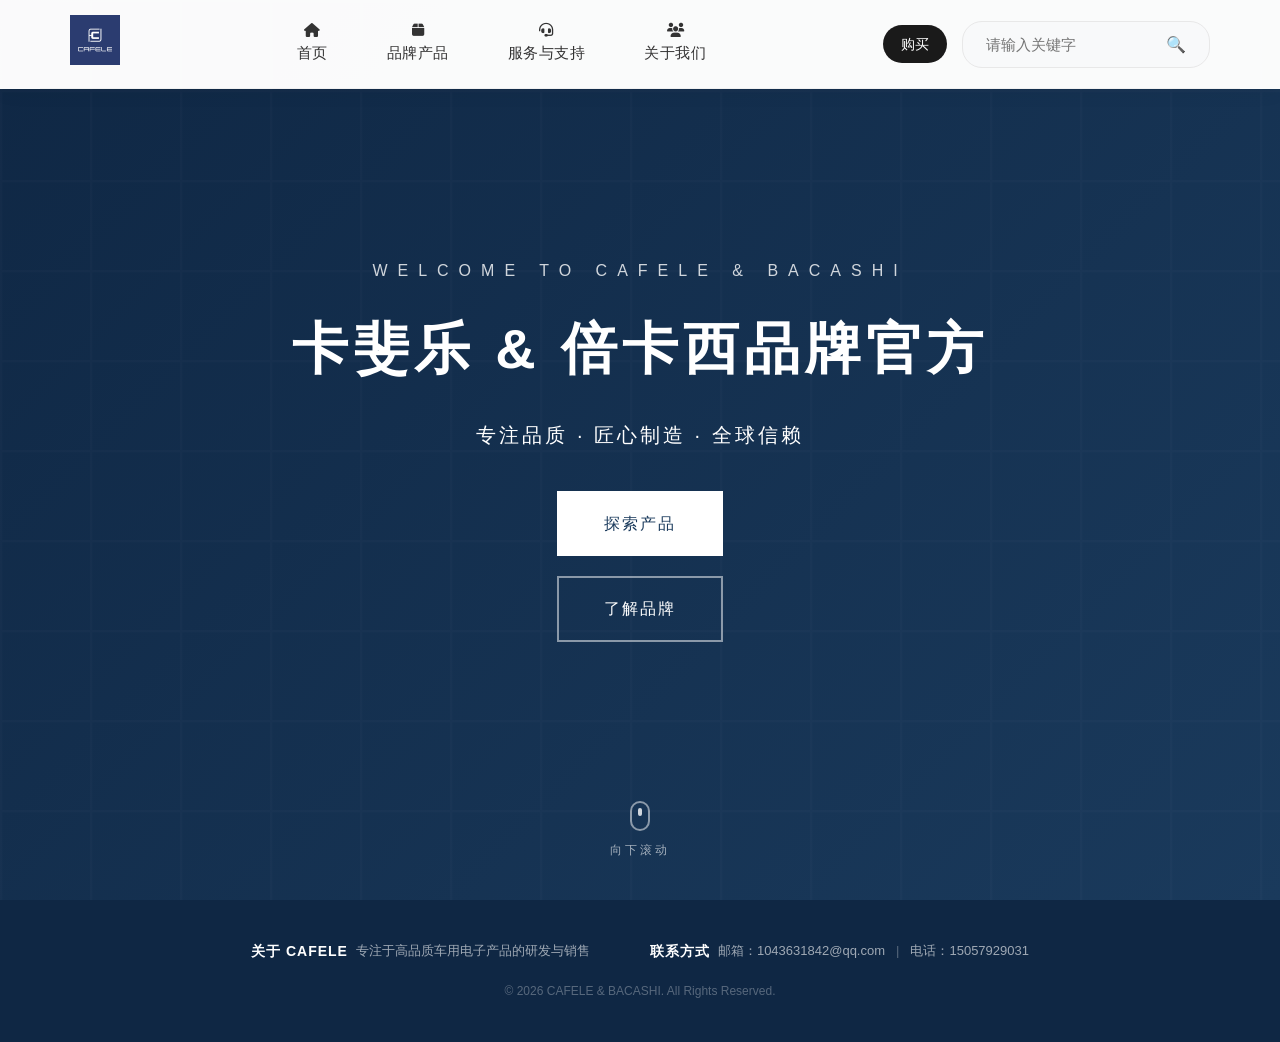
<file: index.html>
<!DOCTYPE html>
<html lang="zh-CN">
<head>
    <meta charset="UTF-8">
    <meta name="viewport" content="width=device-width, initial-scale=1.0, maximum-scale=1.0, user-scalable=no">
    <meta http-equiv="Cache-Control" content="no-cache, no-store, must-revalidate">
    <meta http-equiv="Pragma" content="no-cache">
    <meta http-equiv="Expires" content="0">
    <title>CAFELE & BACASHI - 品牌官网</title>
    <link rel="icon" href="assets/images/favicon-bacashi.png?v=20260329" type="image/png">
    <link rel="stylesheet" href="assets/css/style.css?v=20260326001">
    <link rel="stylesheet" href="https://cdn.bootcdn.net/ajax/libs/font-awesome/6.4.0/css/all.min.css">
</head>
<body>
    <!-- 顶部导航栏 -->
    <nav class="navbar">
        <div class="container">
            <div class="logo">
                <a href="index.html">
                    <img src="[data-uri]" alt="CAFELE" style="height:50px;width:auto;">
                </a>
            </div>

            <!-- 主导航 -->
            <ul class="nav-links">
                <li class="active"><a href="index.html"><i class="fas fa-home nav-icon"></i>首页</a></li>
                <li><a href="products.html"><i class="fas fa-box nav-icon"></i>品牌产品</a></li>
                <li><a href="service.html"><i class="fas fa-headset nav-icon"></i>服务与支持</a></li>
                <li><a href="about.html"><i class="fas fa-users nav-icon"></i>关于我们</a></li>
            </ul>

            <!-- 右侧按钮 -->
            <div class="nav-right">
                <a href="service.html#contact" class="btn-buy">购买</a>
                <div class="search-box">
                    <input type="text" placeholder="请输入关键字" id="search-input">
                    <button class="search-btn" onclick="searchProducts()">🔍</button>
                </div>
            </div>

            <button class="mobile-menu-btn"><span></span><span></span><span></span></button>
        </div>
    </nav>

    <!-- 首页横幅 -->
    <section id="home" class="hero">
        <div class="hero-bg"></div>
        <div class="hero-overlay"></div>
        <div class="container hero-content">
            <p class="hero-welcome">WELCOME TO CAFELE & BACASHI</p>
            <h1 class="hero-title">卡斐乐 & 倍卡西品牌官方</h1>
            <p class="hero-subtitle">专注品质 · 匠心制造 · 全球信赖</p>
            <div class="hero-btns">
                <a href="products.html" class="btn btn-primary">探索产品</a>
                <a href="about.html" class="btn btn-outline">了解品牌</a>
            </div>
        </div>
        <div class="scroll-down">
            <span></span>
            <p>向下滚动</p>
        </div>
    </section>

    <!-- 页脚 -->
    <footer class="footer">
        <div class="container">
            <div class="footer-content">
                <div class="footer-section">
                    <h4>关于 CAFELE</h4>
                    <p>专注于高品质车用电子产品的研发与销售</p>
                </div>
                <div class="footer-section">
                    <h4>联系方式</h4>
                    <p id="footer-email">邮箱：1043631842@qq.com</p>
                    <span class="contact-divider">|</span>
                    <p id="footer-phone">电话：15057929031</p>
                </div>
            </div>
            <div class="footer-bottom">
                <p>&copy; 2026 CAFELE & BACASHI. All Rights Reserved.</p>
            </div>
        </div>
    </footer>

    <script src="assets/js/api.js?v=20260330003"></script>
    <script src="assets/js/main.js"></script>
</body>
</html>
</file>
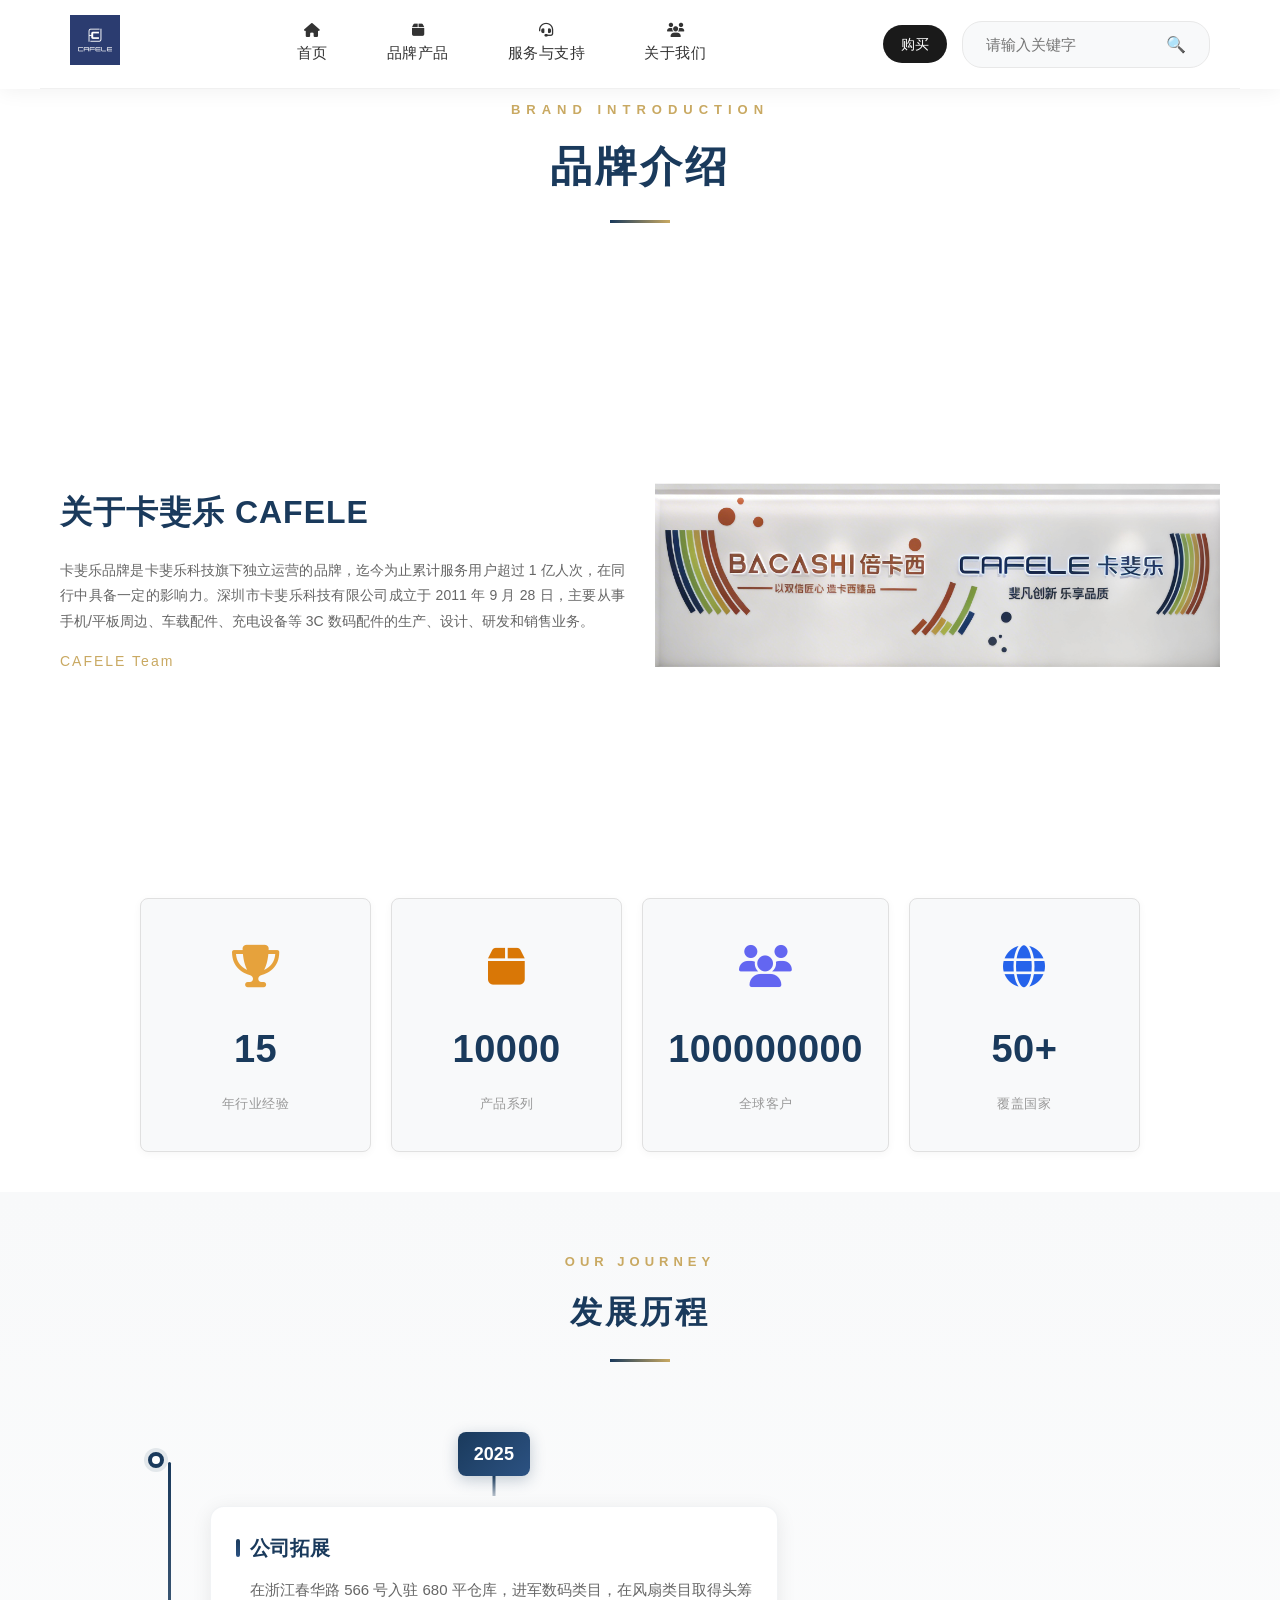
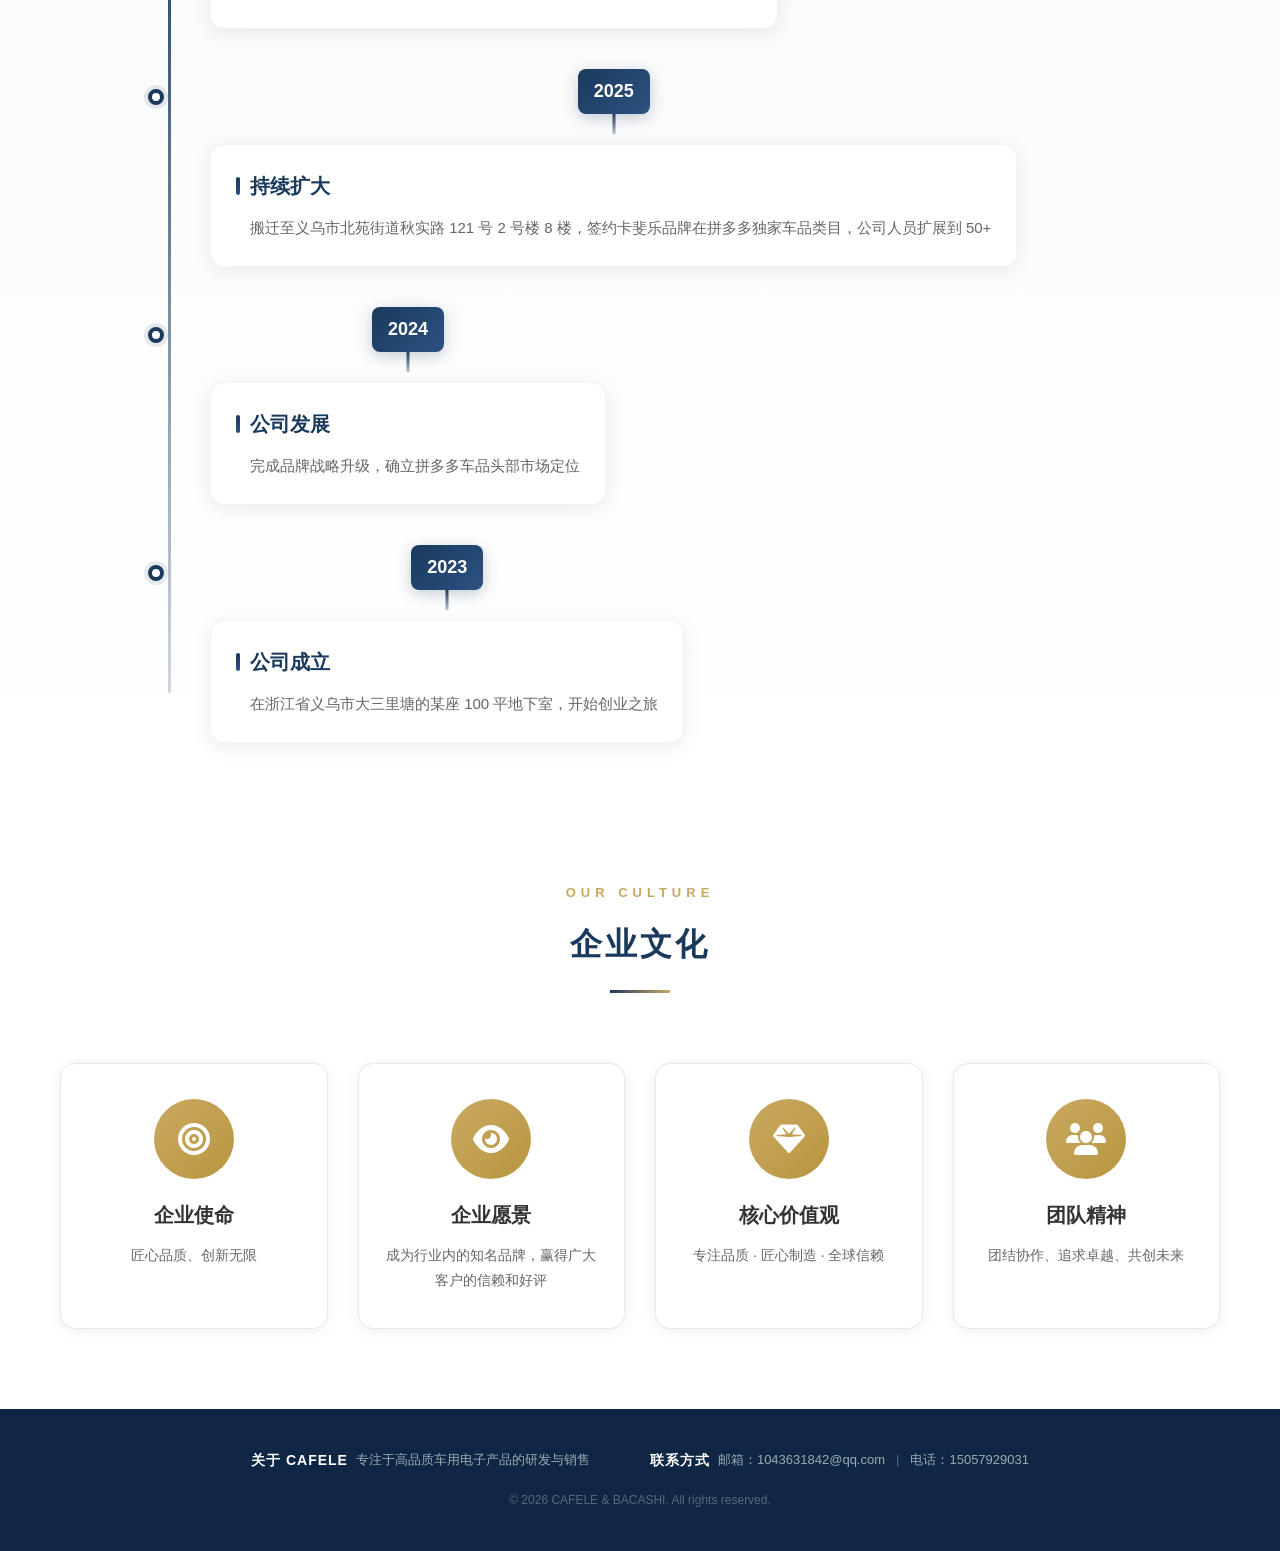
<file: about.html>
<!DOCTYPE html>
<html lang="zh-CN">
<head>
    <meta charset="UTF-8">
    <meta name="viewport" content="width=device-width, initial-scale=1.0, maximum-scale=1.0, user-scalable=no">
    <meta http-equiv="Cache-Control" content="no-cache, no-store, must-revalidate">
    <meta http-equiv="Pragma" content="no-cache">
    <meta http-equiv="Expires" content="0">
    <title>关于我们 - CAFELE & BACASHI</title>
    <link rel="icon" href="assets/images/favicon-bacashi.png?v=20260329" type="image/png">
    <link rel="stylesheet" href="assets/css/style.css?v=20260323002">
    <link rel="stylesheet" href="https://cdn.bootcdn.net/ajax/libs/font-awesome/6.4.0/css/all.min.css">
</head>
<body>
    <!-- 顶部导航栏 -->
    <nav class="navbar">
        <div class="container">
            <div class="logo">
                <a href="index.html">
                    <img src="[data-uri]" alt="CAFELE" style="height:50px;width:auto;">
                </a>
            </div>

            <!-- 主导航 -->
            <ul class="nav-links">
                <li><a href="index.html"><i class="fas fa-home nav-icon"></i>首页</a></li>
                <li><a href="products.html"><i class="fas fa-box nav-icon"></i>品牌产品</a></li>
                <li><a href="service.html"><i class="fas fa-headset nav-icon"></i>服务与支持</a></li>
                <li class="active"><a href="about.html"><i class="fas fa-users nav-icon"></i>关于我们</a></li>
            </ul>

            <!-- 右侧按钮 -->
            <div class="nav-right">
                <a href="service.html#contact" class="btn-buy">购买</a>
                <div class="search-box">
                    <input type="text" placeholder="请输入关键字" id="search-input">
                    <button class="search-btn" onclick="searchProducts()">🔍</button>
                </div>
            </div>

            <button class="mobile-menu-btn"><span></span><span></span><span></span></button>
        </div>
    </nav>

    <!-- 关于我们页面 -->
    <main class="about-page">
        <!-- 品牌介绍标题 -->
        <section class="brand-intro-header">
            <div class="container">
                <p class="section-subtitle">BRAND INTRODUCTION</p>
                <h2 class="section-title">品牌介绍</h2>
                <div class="section-line"></div>
            </div>
        </section>

        <!-- 品牌介绍内容 -->
        <section class="brand-intro-section">
            <div class="container">
                <div class="brand-intro-content">
                    <div class="brand-desc">
                        <h2>关于卡斐乐 CAFELE</h2>
                        <p>卡斐乐品牌是卡斐乐科技旗下独立运营的品牌，迄今为止累计服务用户超过 1 亿人次，在同行中具备一定的影响力。深圳市卡斐乐科技有限公司成立于 2011 年 9 月 28 日，主要从事手机/平板周边、车载配件、充电设备等 3C 数码配件的生产、设计、研发和销售业务。</p>
                        <p class="brand-team">CAFELE Team</p>
                    </div>
                    <div class="brand-image">
                        <img src="assets/images/2.jpg" alt="公司形象墙" onerror="this.src='data:image/svg+xml,%3Csvg xmlns=&quot;http://www.w3.org/2000/svg&quot; width=&quot;600&quot; height=&quot;300&quot; viewBox=&quot;0 0 600 300&quot;%3E%3Crect fill=&quot;%23f0f0f0&quot; width=&quot;600&quot; height=&quot;300&quot;/%3E%3Ctext fill=&quot;%23999&quot; font-family=&quot;Arial&quot; font-size=&quot;24&quot; text-anchor=&quot;middle&quot; x=&quot;300&quot; y=&quot;150&quot;%3ECAFELE+BACASHI%3C/text%3E%3C/svg%3E'">
                    </div>
                </div>

                <div class="brand-stats">
                    <div class="stat-item">
                        <div class="stat-icon">
                            <i class="fas fa-trophy"></i>
                        </div>
                        <span class="stat-number" id="stat-years">15</span>
                        <span class="stat-label">年行业经验</span>
                    </div>
                    <div class="stat-item">
                        <div class="stat-icon">
                            <i class="fas fa-box"></i>
                        </div>
                        <span class="stat-number" id="stat-products">10000</span>
                        <span class="stat-label">产品系列</span>
                    </div>
                    <div class="stat-item">
                        <div class="stat-icon">
                            <i class="fas fa-users"></i>
                        </div>
                        <span class="stat-number" id="stat-customers">100000000</span>
                        <span class="stat-label">全球客户</span>
                    </div>
                    <div class="stat-item">
                        <div class="stat-icon">
                            <i class="fas fa-globe"></i>
                        </div>
                        <span class="stat-number">50+</span>
                        <span class="stat-label">覆盖国家</span>
                    </div>
                </div>
            </div>
        </section>

        <!-- 发展历程 -->
        <section class="timeline-section">
            <div class="container">
                <div class="section-header">
                    <p class="section-subtitle">OUR JOURNEY</p>
                    <h2 class="section-title">发展历程</h2>
                    <div class="section-line"></div>
                </div>

                <div id="timeline-container" class="timeline-container">
                    <!-- 时间轴由 JS 动态加载 -->
                </div>
            </div>
        </section>

        <!-- 企业文化 -->
        <section class="culture-section">
            <div class="container">
                <div class="section-header">
                    <p class="section-subtitle">OUR CULTURE</p>
                    <h2 class="section-title">企业文化</h2>
                    <div class="section-line"></div>
                </div>

                <div class="culture-grid">
                    <div class="culture-card">
                        <div class="culture-icon">
                            <i class="fas fa-bullseye"></i>
                        </div>
                        <h3>企业使命</h3>
                        <p>匠心品质、创新无限</p>
                    </div>

                    <div class="culture-card">
                        <div class="culture-icon">
                            <i class="fas fa-eye"></i>
                        </div>
                        <h3>企业愿景</h3>
                        <p>成为行业内的知名品牌，赢得广大客户的信赖和好评</p>
                    </div>

                    <div class="culture-card">
                        <div class="culture-icon">
                            <i class="fas fa-gem"></i>
                        </div>
                        <h3>核心价值观</h3>
                        <p>专注品质 · 匠心制造 · 全球信赖</p>
                    </div>

                    <div class="culture-card">
                        <div class="culture-icon">
                            <i class="fas fa-users"></i>
                        </div>
                        <h3>团队精神</h3>
                        <p>团结协作、追求卓越、共创未来</p>
                    </div>
                </div>
            </div>
        </section>
    </main>

    <!-- 页脚 -->
    <footer class="footer">
        <div class="container">
            <div class="footer-content">
                <div class="footer-section">
                    <h4>关于 CAFELE</h4>
                    <p>专注于高品质车用电子产品的研发与销售</p>
                </div>
                <div class="footer-section">
                    <h4>联系方式</h4>
                    <p id="footer-email">邮箱：1043631842@qq.com</p>
                    <span class="contact-divider">|</span>
                    <p id="footer-phone">电话：15057929031</p>
                </div>
            </div>
            <div class="footer-bottom">
                <p>&copy; 2026 CAFELE & BACASHI. All rights reserved.</p>
            </div>
        </div>
    </footer>

    <script src="assets/js/api.js?v=20260330003"></script>
    <script src="assets/js/main.js?v=20260330003"></script>
    <script>
        // 加载联系方式
        function loadFooterContact() {
            // 确保 API 已经初始化
            if (typeof API === 'undefined' || !API.contact) {
                console.log('API 未初始化，使用默认联系方式');
                return;
            }
            const contact = API.contact.get();
            if (contact) {
                const emailEl = document.getElementById('footer-email');
                const phoneEl = document.getElementById('footer-phone');
                if (emailEl && contact.email) {
                    emailEl.textContent = '邮箱：' + contact.email;
                }
                if (phoneEl && contact.phone) {
                    phoneEl.textContent = '电话：' + contact.phone;
                }
            }
        }

        // 搜索产品 - 跳转到产品页面并传递关键词
        function searchProducts() {
            const keyword = document.getElementById('search-input').value.trim().toLowerCase();
            if (!keyword) return;
            window.location.href = `products.html?search=${encodeURIComponent(keyword)}`;
        }

        // 加载时间轴
        function loadTimeline() {
            const timeline = API.timeline.getAll();
            const container = document.getElementById('timeline-container');

            if (timeline.length === 0) {
                container.innerHTML = '<p class="empty-text">暂无时间轴数据</p>';
                return;
            }

            // 按年份排序
            timeline.sort((a, b) => parseInt(b.year) - parseInt(a.year));

            container.innerHTML = timeline.map(item => `
                <div class="timeline-item">
                    <div class="timeline-dot"></div>
                    <div class="timeline-wrapper">
                        <div class="timeline-year">${item.year}</div>
                        <div class="timeline-content">
                            <h4 class="timeline-title">${item.title}</h4>
                            <p class="timeline-description">${item.description || ''}</p>
                        </div>
                    </div>
                </div>
            `).join('');
        }

        // 加载联系信息
        function loadContactInfo() {
            const contact = API.contact.get();
            const brand = API.brand.get();

            if (contact.address) {
                document.getElementById('contact-address').textContent = contact.address;
            }
            if (contact.phone) {
                document.getElementById('contact-phone').textContent = contact.phone;
            }
            if (contact.email) {
                document.getElementById('contact-email').textContent = contact.email;
            }
            if (brand.stats) {
                document.getElementById('stat-years').textContent = brand.stats.years;
                document.getElementById('stat-products').textContent = brand.stats.products;
                document.getElementById('stat-customers').textContent = brand.stats.customers;
            }
        }

        // 页面加载初始化
        document.addEventListener('DOMContentLoaded', function() {
            loadTimeline();
            loadContactInfo();
            loadFooterContact();
        });
    </script>
</body>
</html>
</file>
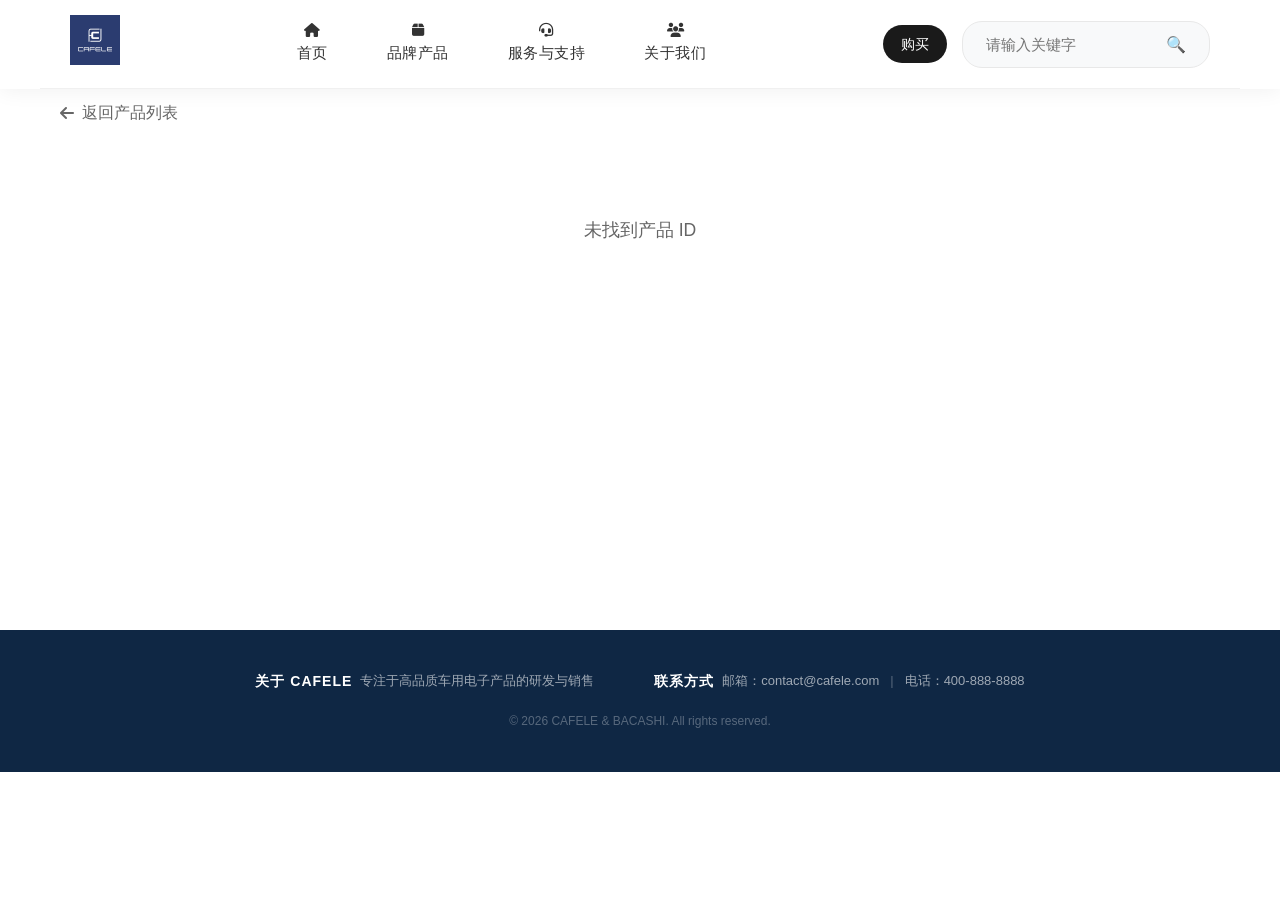
<file: product-detail.html>
<!DOCTYPE html>
<html lang="zh-CN">
<head>
    <meta charset="UTF-8">
    <meta name="viewport" content="width=device-width, initial-scale=1.0, maximum-scale=1.0, user-scalable=no">
    <meta http-equiv="Cache-Control" content="no-cache, no-store, must-revalidate">
    <meta http-equiv="Pragma" content="no-cache">
    <meta http-equiv="Expires" content="0">
    <title>产品详情 - CAFELE & BACASHI</title>
    <link rel="icon" href="assets/images/favicon-bacashi.png?v=20260329" type="image/png">
    <link rel="stylesheet" href="assets/css/style.css?v=20260323002">
    <link rel="stylesheet" href="https://cdn.bootcdn.net/ajax/libs/font-awesome/6.4.0/css/all.min.css">
</head>
<body>
    <!-- 顶部导航栏 -->
    <nav class="navbar">
        <div class="container">
            <div class="logo">
                <a href="index.html">
                    <img src="[data-uri]" alt="CAFELE" style="height:50px;width:auto;">
                </a>
            </div>

            <!-- 主导航 -->
            <ul class="nav-links">
                <li><a href="index.html"><i class="fas fa-home nav-icon"></i>首页</a></li>
                <li><a href="products.html"><i class="fas fa-box nav-icon"></i>品牌产品</a></li>
                <li><a href="service.html"><i class="fas fa-headset nav-icon"></i>服务与支持</a></li>
                <li><a href="about.html"><i class="fas fa-users nav-icon"></i>关于我们</a></li>
            </ul>

            <!-- 右侧按钮 -->
            <div class="nav-right">
                <a href="service.html#contact" class="btn-buy">购买</a>
                <div class="search-box">
                    <input type="text" placeholder="请输入关键字" id="search-input">
                    <button class="search-btn" onclick="searchProducts()">🔍</button>
                </div>
            </div>

            <button class="mobile-menu-btn"><span></span><span></span><span></span></button>
        </div>
    </nav>

    <!-- 产品详情 -->
    <main class="product-detail-page">
        <div class="container">
            <div class="product-detail-header">
                <a href="javascript:history.back()" class="back-link">
                    <i class="fas fa-arrow-left"></i> 返回产品列表
                </a>
            </div>

            <div id="product-detail-content">
                <!-- 内容由 JS 动态加载 -->
            </div>

            <!-- 产品说明书区域 -->
            <div id="product-manuals-section" class="product-manuals-section" style="display: none;">
                <div class="section-header">
                    <p class="section-subtitle">MANUALS</p>
                    <h2 class="section-title">产品说明书</h2>
                    <div class="section-line"></div>
                </div>
                <div id="product-manuals-container" class="manuals-wrap"></div>
            </div>
        </div>
    </main>

    <!-- 页脚 -->
    <footer class="footer">
        <div class="container">
            <div class="footer-content">
                <div class="footer-section">
                    <h4>关于 CAFELE</h4>
                    <p>专注于高品质车用电子产品的研发与销售</p>
                </div>
                <div class="footer-section">
                    <h4>联系方式</h4>
                    <p id="footer-email">邮箱：1043631842@qq.com.com</p>
                    <span class="contact-divider">|</span>
                    <p id="footer-phone">电话：15057929031</p>
                </div>
            </div>
            <div class="footer-bottom">
                <p>&copy; 2026 CAFELE & BACASHI. All rights reserved.</p>
            </div>
        </div>
    </footer>

    <script src="assets/js/api.js?v=20260330003"></script>
    <script src="assets/js/main.js?v=20260330003"></script>
    <script>
        // 加载联系方式
        function loadFooterContact() {
            const contact = API.contact.get();
            if (contact) {
                const emailEl = document.getElementById('footer-email');
                const phoneEl = document.getElementById('footer-phone');
                if (emailEl && contact.email) {
                    emailEl.textContent = '邮箱：' + contact.email;
                }
                if (phoneEl && contact.phone) {
                    phoneEl.textContent = '电话：' + contact.phone;
                }
            }
        }

        // 搜索产品 - 跳转到产品页面并传递关键词
        function searchProducts() {
            const keyword = document.getElementById('search-input').value.trim().toLowerCase();
            if (!keyword) return;
            window.location.href = `products.html?search=${encodeURIComponent(keyword)}`;
        }

        // 页面加载时检测微信浏览器
        document.addEventListener('DOMContentLoaded', function() {
            loadFooterContact();
        });

        // 从 URL 获取产品 ID
        const urlParams = new URLSearchParams(window.location.search);
        const productId = urlParams.get('id');
        const brand = urlParams.get('brand') || 'cafele';

        if (!productId) {
            document.getElementById('product-detail-content').innerHTML = '<p class="error-message">未找到产品 ID</p>';
        } else {
            loadProductDetail(productId, brand);
        }

        function loadProductDetail(productId, brand) {
            let product;
            if (brand === 'bacashi') {
                const products = API.bacashi.products.get();
                product = products.find(p => p.id == productId);
            } else {
                const products = API.products.getAll();
                product = products.find(p => p.id == productId);
            }

            if (!product) {
                document.getElementById('product-detail-content').innerHTML = '<p class="error-message">未找到该产品</p>';
                document.title = '未找到 - 产品详情';
                return;
            }

            // 转换图片路径为完整 URL
            const imageUrl = normalizeImagePath(product.image);

            // 更新页面标题
            document.title = product.name + ' - 产品详情';

            // 构建产品详情 HTML
            const detailHtml = `
                <div class="product-detail-main">
                    <div class="product-detail-image">
                        <img src="${imageUrl}" alt="${product.name}" onerror="this.src='data:image/svg+xml,%3Csvg xmlns=&quot;http://www.w3.org/2000/svg&quot; width=&quot;600&quot; height=&quot;400&quot; viewBox=&quot;0 0 600 400&quot;%3E%3Crect fill=&quot;%23f0f0f0&quot; width=&quot;600&quot; height=&quot;400&quot;/%3E%3Ctext fill=&quot;%23999&quot; font-family=&quot;Arial&quot; font-size=&quot;24&quot; text-anchor=&quot;middle&quot; x=&quot;300&quot; y=&quot;200&quot;%3E无图片%3C/text%3E%3C/svg%3E'">
                    </div>
                    <div class="product-detail-info">
                        <span class="product-category-tag">${product.category}</span>
                        <h1 class="product-detail-title">${product.name}</h1>
                        <p class="product-detail-description">${product.description}</p>
                    </div>
                </div>
                <div class="product-detail-full">
                    ${product.video ? `
                    <div class="detail-section">
                        <h3><i class="fas fa-play-circle"></i> 产品视频</h3>
                        <div class="product-video">${getVideoEmbed(product.video)}</div>
                    </div>
                    ` : ''}
                    <div class="detail-section">
                        <h3><i class="fas fa-file-alt"></i> 产品说明书</h3>
                        <div class="detail-content">${product.details || '暂无说明书内容'}</div>
                    </div>
                </div>
            `;

            document.getElementById('product-detail-content').innerHTML = detailHtml;
        }

        // 获取视频嵌入代码
        function getVideoEmbed(url) {
            if (!url) return '';

            // YouTube
            const youtubeMatch = url.match(/(?:youtube\.com\/watch\?v=|youtu\.be\/)([^&\s]+)/);
            if (youtubeMatch) {
                return `<iframe src="https://www.youtube.com/embed/${youtubeMatch[1]}" frameborder="0" allowfullscreen></iframe>`;
            }

            // Bilibili
            const bilibiliMatch = url.match(/bilibili\.com\/video\/(?:av(\d+)|BV(\w+))/);
            if (bilibiliMatch) {
                const bvid = bilibiliMatch[2] ? `BV${bilibiliMatch[2]}` : `av${bilibiliMatch[1]}`;
                return `<iframe src="//player.bilibili.com/player.html?bvid=${bvid}&page=1" scrolling="no" border="0" frameborder="no" allowfullscreen></iframe>`;
            }

            // Tencent Video
            const tencentMatch = url.match(/v\.qq\.com\/x\/(?:page|cover)\/([a-z0-9]+)\.html/);
            if (tencentMatch) {
                return `<iframe src="https://v.qq.com/txp/iframe/player.html?vid=${tencentMatch[1]}" allowFullScreen="true"></iframe>`;
            }

            // 直接视频文件（mp4, webm, ogg）
            if (url.match(/\.(mp4|webm|ogg|mov)(\?.*)?$/i)) {
                return `<video src="${url}" controls style="width: 100%; max-width: 800px; height: auto;"></video>`;
            }

            // 其他链接尝试使用 video 标签
            if (url.startsWith('http') && url.includes('video')) {
                return `<video src="${url}" controls style="width: 100%; max-width: 800px; height: auto;"></video>`;
            }

            return `<p>视频链接：${url}</p>`;
        }

    </script>
</body>
</html>
</file>
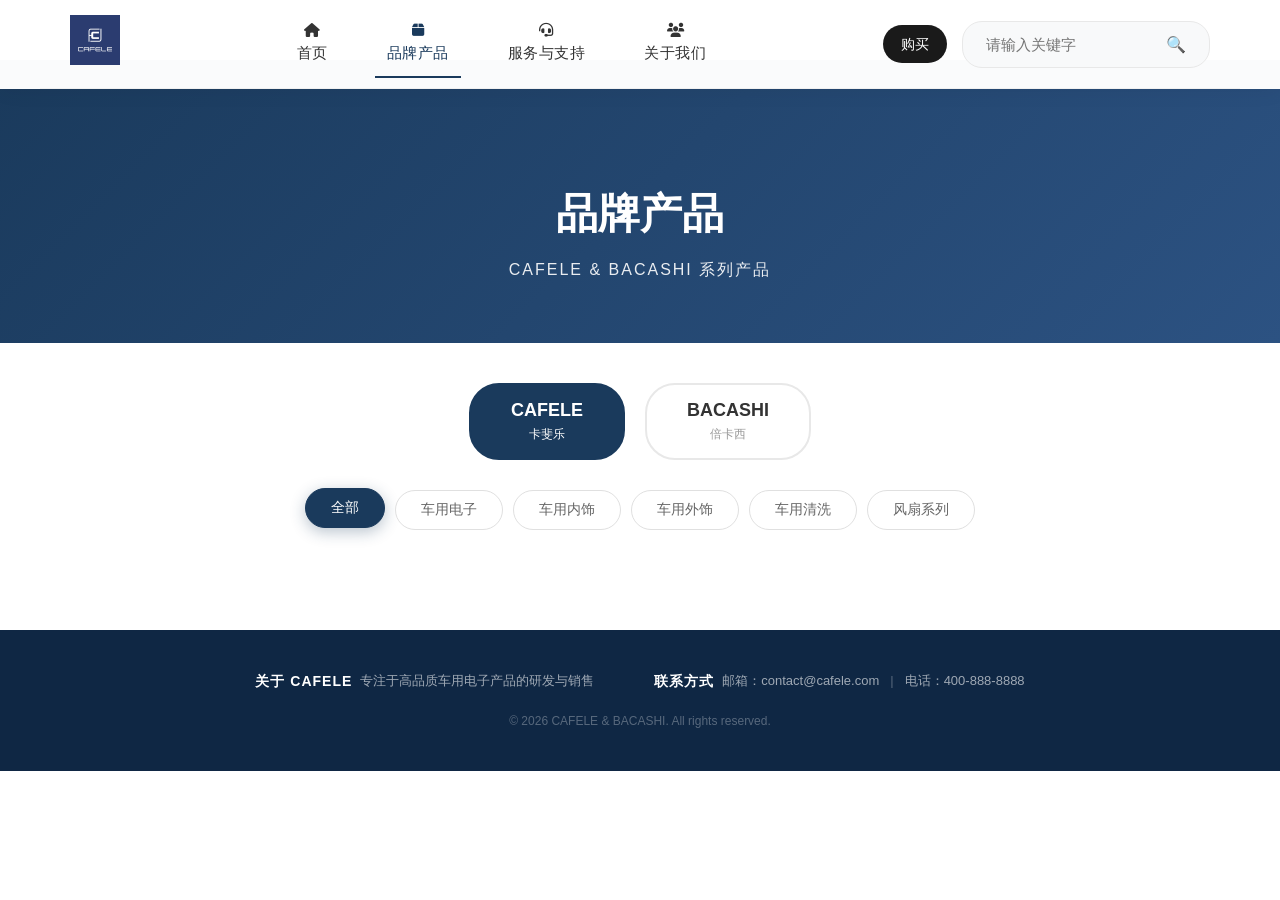
<file: products.html>
<!DOCTYPE html>
<html lang="zh-CN">
<head>
    <meta charset="UTF-8">
    <meta name="viewport" content="width=device-width, initial-scale=1.0, maximum-scale=1.0, user-scalable=no">
    <meta http-equiv="Cache-Control" content="no-cache, no-store, must-revalidate">
    <meta http-equiv="Pragma" content="no-cache">
    <meta http-equiv="Expires" content="0">
    <title>品牌产品 - CAFELE & BACASHI</title>
    <link rel="icon" href="assets/images/favicon-bacashi.png?v=20260329" type="image/png">
    <link rel="stylesheet" href="assets/css/style.css?v=20260327001">
    <link rel="stylesheet" href="https://cdn.bootcdn.net/ajax/libs/font-awesome/6.4.0/css/all.min.css">
</head>
<body>
    <!-- 顶部导航栏 -->
    <nav class="navbar">
        <div class="container">
            <div class="logo">
                <a href="index.html">
                    <img src="[data-uri]" alt="CAFELE" style="height:50px;width:auto;">
                </a>
            </div>

            <!-- 主导航 -->
            <ul class="nav-links">
                <li><a href="index.html"><i class="fas fa-home nav-icon"></i>首页</a></li>
                <li><a href="products.html" class="active"><i class="fas fa-box nav-icon"></i>品牌产品</a></li>
                <li><a href="service.html"><i class="fas fa-headset nav-icon"></i>服务与支持</a></li>
                <li><a href="about.html"><i class="fas fa-users nav-icon"></i>关于我们</a></li>
            </ul>

            <!-- 右侧按钮 -->
            <div class="nav-right">
                <a href="service.html#contact" class="btn-buy">购买</a>
                <div class="search-box">
                    <input type="text" placeholder="请输入关键字" id="search-input">
                    <button class="search-btn" onclick="searchProducts()">🔍</button>
                </div>
            </div>

            <button class="mobile-menu-btn"><span></span><span></span><span></span></button>
        </div>
    </nav>

    <!-- 产品列表页面 -->
    <main class="products-page">
        <div class="page-header">
            <div class="container">
                <h1>品牌产品</h1>
                <p>CAFELE & BACASHI 系列产品</p>
            </div>
        </div>

        <div class="container">
            <!-- 品牌切换 -->
            <div class="brand-tabs">
                <button class="brand-tab active" data-brand="cafele" onclick="switchBrand('cafele')">
                    <span class="brand-name">CAFELE</span>
                    <span class="brand-cn">卡斐乐</span>
                </button>
                <button class="brand-tab" data-brand="bacashi" onclick="switchBrand('bacashi')">
                    <span class="brand-name">BACASHI</span>
                    <span class="brand-cn">倍卡西</span>
                </button>
            </div>

            <!-- 分类筛选 -->
            <div class="category-filter" id="category-filter">
                <button class="category-btn active" data-category="all" onclick="filterCategory('all')">全部</button>
                <!-- 分类按钮由 JS 动态生成 -->
            </div>

            <!-- 子分类筛选（仅当选择有子分类的类目时显示） -->
            <div id="subcategory-filter" class="subcategory-filter" style="display: none;">
                <span class="subcategory-label"><i class="fas fa-filter"></i> 细分类型：</span>
                <!-- 子分类按钮由 JS 动态生成 -->
            </div>

            <!-- 产品网格 -->
            <div id="products-grid" class="products-grid">
                <!-- 产品由 JS 动态加载 -->
            </div>
        </div>
    </main>

    <!-- 页脚 -->
    <footer class="footer">
        <div class="container">
            <div class="footer-content">
                <div class="footer-section">
                    <h4>关于 CAFELE</h4>
                    <p>专注于高品质车用电子产品的研发与销售</p>
                </div>
                <div class="footer-section">
                    <h4>联系方式</h4>
                    <p id="footer-email">邮箱：1043631842@qq.com</p>
                    <span class="contact-divider">|</span>
                    <p id="footer-phone">电话：15057929031</p>
                </div>
            </div>
            <div class="footer-bottom">
                <p>&copy; 2026 CAFELE & BACASHI. All rights reserved.</p>
            </div>
        </div>
    </footer>

    <script src="assets/js/api.js?v=20260330003"></script>
    <script src="assets/js/main.js?v=20260330003"></script>
    <script>
        let currentBrand = 'cafele';
        let currentCategory = 'all';
        let currentSubCategory = 'all'; // 当前子分类
        let apiInitialized = false;

        // 加载联系方式
        function loadFooterContact() {
            const contact = API.contact.get();
            if (contact) {
                const emailEl = document.getElementById('footer-email');
                const phoneEl = document.getElementById('footer-phone');
                if (emailEl && contact.email) {
                    emailEl.textContent = '邮箱：' + contact.email;
                }
                if (phoneEl && contact.phone) {
                    phoneEl.textContent = '电话：' + contact.phone;
                }
            }
        }

        // 初始化 API 并加载数据
        async function initApp() {
            if (!apiInitialized) {
                await API.init();
                // 每次都尝试从 Supabase 强制同步，确保数据最新
                await API.forceSync();
                apiInitialized = true;
            }
            loadProducts();
        }

        // 加载子分类筛选按钮
        function loadSubCategoryFilter(category) {
            const subcategoryFilter = document.getElementById('subcategory-filter');
            if (!subcategoryFilter) return;

            // 从 localStorage 获取产品类型映射
            const typesMapData = localStorage.getItem('productTypesMap');
            let typesMap = {};
            if (typesMapData) {
                typesMap = JSON.parse(typesMapData);
            } else {
                // 默认数据结构
                typesMap = {
                    '车用电子': ['车载充气泵', '车载吸尘器', '一体机电源', '纯应急电源'],
                    '车用内饰': ['车用坐垫', '遮阳挡'],
                    '车用清洗': ['车用玻璃水', '清洁产品', '洗车水枪'],
                    '车用外饰': ['除雪铲', '车用雪挡'],
                    '风扇系列': ['手持风扇', '桌面风扇', '挂腰风扇']
                };
            }

            const subTypes = typesMap[category] || [];

            if (subTypes.length === 0) {
                subcategoryFilter.style.display = 'none';
                return;
            }

            // 清空子分类按钮（保留标签）
            const label = subcategoryFilter.querySelector('.subcategory-label');
            subcategoryFilter.innerHTML = '';
            if (label) subcategoryFilter.appendChild(label);

            // 为每个子类型创建筛选按钮
            subTypes.forEach((type, index) => {
                const btn = document.createElement('button');
                btn.className = 'subcategory-btn' + (index === 0 ? ' active' : '');
                btn.setAttribute('data-subcategory', type);
                btn.setAttribute('onclick', `filterSubCategory('${type}')`);
                btn.textContent = type;
                subcategoryFilter.appendChild(btn);
            });

            subcategoryFilter.style.display = 'flex';
        }

        // 子分类筛选
        function filterSubCategory(subCategory) {
            currentSubCategory = subCategory;
            document.querySelectorAll('.subcategory-btn').forEach(btn => btn.classList.remove('active'));
            document.querySelector(`.subcategory-btn[data-subcategory="${subCategory}"]`).classList.add('active');
            loadProducts();
        }

        // 切换品牌
        function switchBrand(brand) {
            currentBrand = brand;
            document.querySelectorAll('.brand-tab').forEach(tab => tab.classList.remove('active'));
            document.querySelector(`.brand-tab[data-brand="${brand}"]`).classList.add('active');
            loadProducts();
        }

        // 分类筛选
        function filterCategory(category) {
            currentCategory = category;
            document.querySelectorAll('.category-btn').forEach(btn => btn.classList.remove('active'));
            document.querySelector(`.category-btn[data-category="${category}"]`).classList.add('active');

            // 如果选择的类目有子分类，显示子分类筛选
            const typesMapData = localStorage.getItem('productTypesMap');
            let typesMap = {};
            if (typesMapData) {
                typesMap = JSON.parse(typesMapData);
            } else {
                typesMap = {
                    '车用电子': ['车载充气泵', '车载吸尘器', '一体机电源', '纯应急电源'],
                    '车用内饰': ['车用坐垫', '遮阳挡'],
                    '车用清洗': ['车用玻璃水', '清洁产品', '洗车水枪'],
                    '车用外饰': ['除雪铲', '车用雪挡'],
                    '风扇系列': ['手持风扇', '桌面风扇', '挂腰风扇']
                };
            }

            const subTypes = typesMap[category] || [];

            if (subTypes.length > 0) {
                // 加载子分类筛选
                loadSubCategoryFilter(category);
                // 默认选中第一个子分类
                currentSubCategory = subTypes[0];
            } else {
                currentSubCategory = null;
                document.getElementById('subcategory-filter').style.display = 'none';
            }

            loadProducts();
        }

        // 加载产品
        function loadProducts() {
            const grid = document.getElementById('products-grid');
            let products = [];

            if (currentBrand === 'cafele') {
                products = API.products.getAllWithImageUrls();
            } else {
                products = API.bacashi.products.getAllWithImageUrls();
            }

            // 调试日志
            console.log('=== loadProducts ===');
            console.log('currentBrand:', currentBrand);
            console.log('产品数量:', products.length);
            if (products.length > 0) {
                console.log('产品列表:', products);
            }

            // 应用分类筛选
            if (currentCategory !== 'all') {
                products = products.filter(p => p.category === currentCategory);

                // 如果选择了子分类，应用子分类筛选
                if (currentSubCategory) {
                    products = products.filter(p => p.productType === currentSubCategory);
                }
            }

            // 排序
            products.sort((a, b) => a.sort - b.sort);

            if (products.length === 0) {
                grid.innerHTML = '<div class="empty-state"><i class="fas fa-inbox"></i><p>暂无产品</p></div>';
                return;
            }

            grid.innerHTML = products.map(product => `
                <div class="product-card" onclick="window.location.href='product-detail.html?id=${product.id}&brand=${currentBrand}'">
                    <div class="product-image-wrap">
                        <img src="${product.image}" alt="${product.name}" onerror="this.src='data:image/svg+xml,%3Csvg xmlns=&quot;http://www.w3.org/2000/svg&quot; width=&quot;600&quot; height=&quot;400&quot; viewBox=&quot;0 0 600 400&quot;%3E%3Crect fill=&quot;%23f0f0f0&quot; width=&quot;600&quot; height=&quot;400&quot;/%3E%3Ctext fill=&quot;%23999&quot; font-family=&quot;Arial&quot; font-size=&quot;24&quot; text-anchor=&quot;middle&quot; x=&quot;300&quot; y=&quot;200&quot;%3E无图片%3C/text%3E%3C/svg%3E'">
                    </div>
                    <div class="product-info">
                        <span class="product-category">${product.category}</span>
                        <h3 class="product-name">${product.name}</h3>
                        <p class="product-desc">${product.description}</p>
                    </div>
                </div>
            `).join('');
        }

        // 搜索产品（跨品牌搜索）
        function searchProducts() {
            const keyword = document.getElementById('search-input').value.trim().toLowerCase();
            if (!keyword) return;

            // 搜索所有品牌的产品
            const cafeleProducts = API.products.getAll();
            const bacashiProducts = API.bacashi.products.getAll();
            const allProducts = [...cafeleProducts, ...bacashiProducts];
            const filtered = allProducts.filter(p =>
                p.name.toLowerCase().includes(keyword) ||
                p.description.toLowerCase().includes(keyword) ||
                p.category.toLowerCase().includes(keyword)
            );

            if (filtered.length === 0) {
                document.getElementById('products-grid').innerHTML = '<div class="empty-state"><i class="fas fa-search"></i><p>未找到相关产品</p></div>';
                // 隐藏子分类筛选
                document.getElementById('subcategory-filter').style.display = 'none';
            } else {
                currentCategory = 'all';
                currentSubCategory = null;
                document.querySelectorAll('.category-btn').forEach(btn => btn.classList.remove('active'));
                document.querySelector('.category-btn[data-category="all"]').classList.add('active');
                // 隐藏子分类筛选
                document.getElementById('subcategory-filter').style.display = 'none';

                const grid = document.getElementById('products-grid');
                grid.innerHTML = filtered.sort((a, b) => a.sort - b.sort).map(product => `
                    <div class="product-card" onclick="window.location.href='product-detail.html?id=${product.id}&brand=${product.brand || currentBrand}'">
                        <div class="product-image-wrap">
                            <img src="${product.image}" alt="${product.name}" onerror="this.src='data:image/svg+xml,%3Csvg xmlns=&quot;http://www.w3.org/2000/svg&quot; width=&quot;600&quot; height=&quot;400&quot; viewBox=&quot;0 0 600 400&quot;%3E%3Crect fill=&quot;%23f0f0f0&quot; width=&quot;600&quot; height=&quot;400&quot;/%3E%3Ctext fill=&quot;%23999&quot; font-family=&quot;Arial&quot; font-size=&quot;24&quot; text-anchor=&quot;middle&quot; x=&quot;300&quot; y=&quot;200&quot;%3E无图片%3C/text%3E%3C/svg%3E'">
                        </div>
                        <div class="product-info">
                            <span class="product-category">${product.category}</span>
                            <h3 class="product-name">${product.name}</h3>
                            <p class="product-desc">${product.description}</p>
                        </div>
                    </div>
                `).join('');
            }
        }

        // 页面加载初始化
        document.addEventListener('DOMContentLoaded', function() {
            initApp();
            loadFooterContact();
            loadCategoryFilter(); // 加载动态分类筛选

            // 读取 URL 中的 ?search= 参数，自动触发搜索
            const urlParams = new URLSearchParams(window.location.search);
            const searchKeyword = urlParams.get('search');
            if (searchKeyword) {
                const searchInput = document.getElementById('search-input');
                if (searchInput) {
                    searchInput.value = searchKeyword;
                }
                // 延迟执行，等产品数据加载完后再搜索
                setTimeout(() => searchProducts(), 600);
            }
        });

        // 加载分类筛选按钮
        function loadCategoryFilter() {
            const categoryFilter = document.getElementById('category-filter');
            if (!categoryFilter) return;

            // 从 localStorage 获取当前配置的类目列表
            let categories = [];
            const categoriesData = localStorage.getItem('productCategories');
            if (categoriesData) {
                categories = JSON.parse(categoriesData);
            }

            // 如果没有配置，使用默认类目
            if (categories.length === 0) {
                categories = [
                    { name: '车用电子' },
                    { name: '车用内饰' },
                    { name: '车用外饰' },
                    { name: '车用清洗' },
                    { name: '风扇系列' }
                ];
            }

            // 清空"全部"之后的按钮（保留第一个按钮）
            const buttons = categoryFilter.querySelectorAll('.category-btn:not(:first-child)');
            buttons.forEach(btn => btn.remove());

            // 为每个类目创建筛选按钮
            categories.forEach(category => {
                const catName = typeof category === 'string' ? category : category.name;
                const btn = document.createElement('button');
                btn.className = 'category-btn';
                btn.setAttribute('data-category', catName);
                btn.setAttribute('onclick', `filterCategory('${catName}')`);
                btn.textContent = catName;
                categoryFilter.appendChild(btn);
            });
        }
    </script>
</body>
</html>
</file>
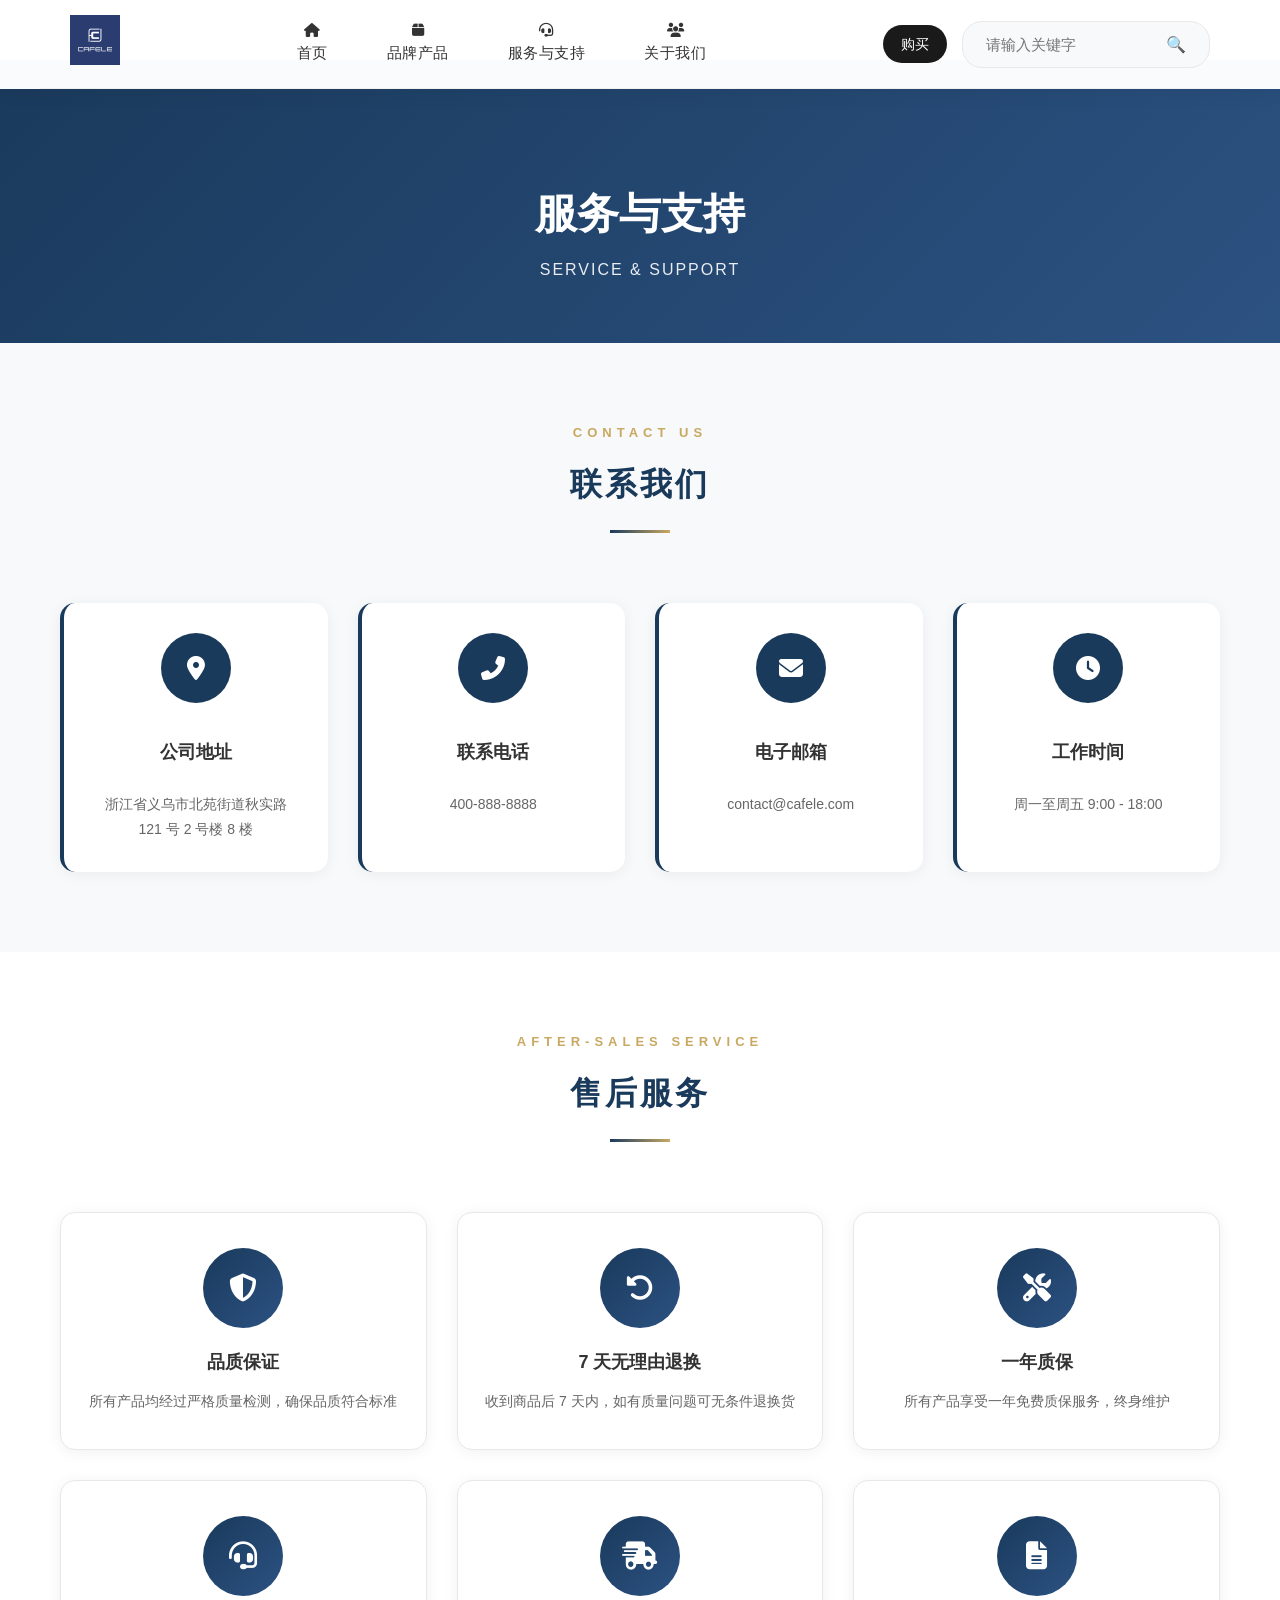
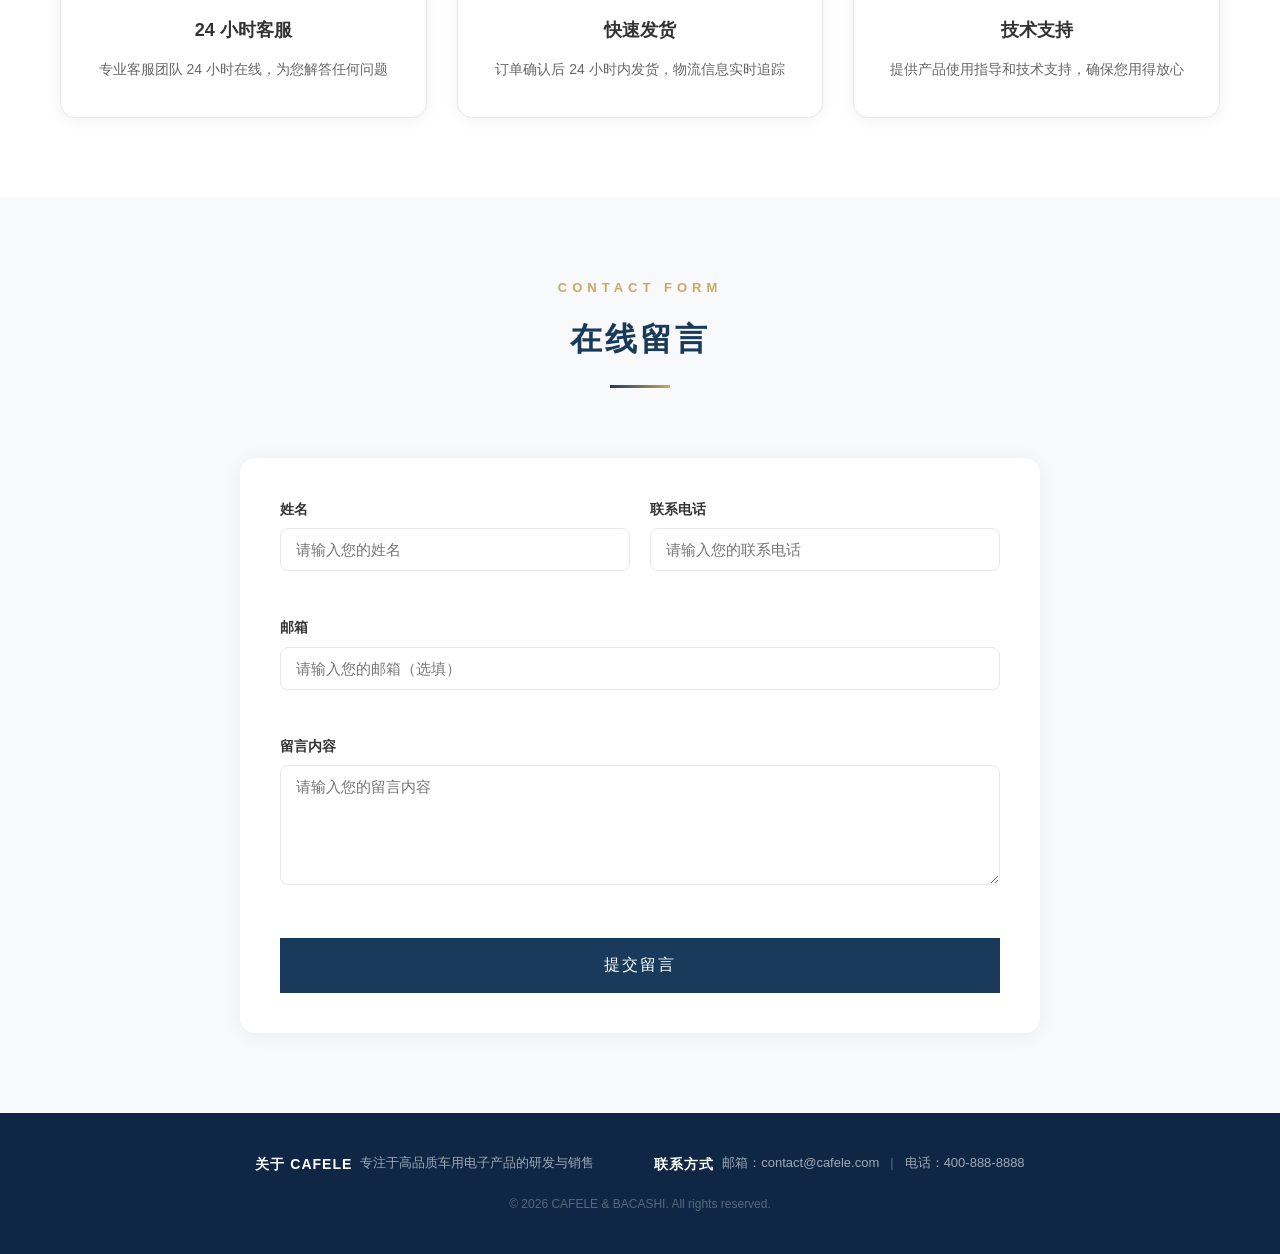
<file: service.html>
<!DOCTYPE html>
<html lang="zh-CN">
<head>
    <meta charset="UTF-8">
    <meta name="viewport" content="width=device-width, initial-scale=1.0, maximum-scale=1.0, user-scalable=no">
    <meta http-equiv="Cache-Control" content="no-cache, no-store, must-revalidate">
    <meta http-equiv="Pragma" content="no-cache">
    <meta http-equiv="Expires" content="0">
    <title>服务与支持 - CAFELE & BACASHI</title>
    <link rel="icon" href="assets/images/favicon-bacashi.png?v=20260329" type="image/png">
    <link rel="stylesheet" href="assets/css/style.css?v=20260323002">
    <link rel="stylesheet" href="https://cdn.bootcdn.net/ajax/libs/font-awesome/6.4.0/css/all.min.css">
</head>
<body>
    <!-- 顶部导航栏 -->
    <nav class="navbar">
        <div class="container">
            <div class="logo">
                <a href="index.html">
                    <img src="[data-uri]" alt="CAFELE" style="height:50px;width:auto;">
                </a>
            </div>

            <!-- 主导航 -->
            <ul class="nav-links">
                <li><a href="index.html"><i class="fas fa-home nav-icon"></i>首页</a></li>
                <li><a href="products.html"><i class="fas fa-box nav-icon"></i>品牌产品</a></li>
                <li class="active"><a href="service.html"><i class="fas fa-headset nav-icon"></i>服务与支持</a></li>
                <li><a href="about.html"><i class="fas fa-users nav-icon"></i>关于我们</a></li>
            </ul>

            <!-- 右侧按钮 -->
            <div class="nav-right">
                <a href="#contact" class="btn-buy">购买</a>
                <div class="search-box">
                    <input type="text" placeholder="请输入关键字" id="search-input">
                    <button class="search-btn" onclick="searchProducts()">🔍</button>
                </div>
            </div>

            <button class="mobile-menu-btn"><span></span><span></span><span></span></button>
        </div>
    </nav>

    <!-- 服务与支持页面 -->
    <main class="service-page">
        <div class="page-header">
            <div class="container">
                <h1>服务与支持</h1>
                <p>SERVICE & SUPPORT</p>
            </div>
        </div>

        <!-- 联系我们 -->
        <section id="contact" class="contact-section">
            <div class="container">
                <div class="section-header">
                    <p class="section-subtitle">CONTACT US</p>
                    <h2 class="section-title">联系我们</h2>
                    <div class="section-line"></div>
                </div>

                <div class="contact-grid">
                    <div class="contact-card">
                        <div class="contact-icon">
                            <i class="fas fa-map-marker-alt"></i>
                        </div>
                        <h3>公司地址</h3>
                        <p id="contact-address">浙江省义乌市北苑街道秋实路 121 号 2 号楼 8 楼</p>
                    </div>

                    <div class="contact-card">
                        <div class="contact-icon">
                            <i class="fas fa-phone-alt"></i>
                        </div>
                        <h3>联系电话</h3>
                        <p id="contact-phone">15057929031</p>
                    </div>

                    <div class="contact-card">
                        <div class="contact-icon">
                            <i class="fas fa-envelope"></i>
                        </div>
                        <h3>电子邮箱</h3>
                        <p id="contact-email">1043631842@qq.com</p>
                    </div>

                    <div class="contact-card">
                        <div class="contact-icon">
                            <i class="fas fa-clock"></i>
                        </div>
                        <h3>工作时间</h3>
                        <p>周一至周五 9:00 - 18:00</p>
                    </div>
                </div>
            </div>
        </section>

        <!-- 售后服务 -->
        <section id="after-sales" class="after-sales-section">
            <div class="container">
                <div class="section-header">
                    <p class="section-subtitle">AFTER-SALES SERVICE</p>
                    <h2 class="section-title">售后服务</h2>
                    <div class="section-line"></div>
                </div>

                <div class="service-grid">
                    <div class="service-card">
                        <div class="service-icon">
                            <i class="fas fa-shield-alt"></i>
                        </div>
                        <h3>品质保证</h3>
                        <p>所有产品均经过严格质量检测，确保品质符合标准</p>
                    </div>

                    <div class="service-card">
                        <div class="service-icon">
                            <i class="fas fa-undo-alt"></i>
                        </div>
                        <h3>7 天无理由退换</h3>
                        <p>收到商品后 7 天内，如有质量问题可无条件退换货</p>
                    </div>

                    <div class="service-card">
                        <div class="service-icon">
                            <i class="fas fa-tools"></i>
                        </div>
                        <h3>一年质保</h3>
                        <p>所有产品享受一年免费质保服务，终身维护</p>
                    </div>

                    <div class="service-card">
                        <div class="service-icon">
                            <i class="fas fa-headset"></i>
                        </div>
                        <h3>24 小时客服</h3>
                        <p>专业客服团队 24 小时在线，为您解答任何问题</p>
                    </div>

                    <div class="service-card">
                        <div class="service-icon">
                            <i class="fas fa-shipping-fast"></i>
                        </div>
                        <h3>快速发货</h3>
                        <p>订单确认后 24 小时内发货，物流信息实时追踪</p>
                    </div>

                    <div class="service-card">
                        <div class="service-icon">
                            <i class="fas fa-file-alt"></i>
                        </div>
                        <h3>技术支持</h3>
                        <p>提供产品使用指导和技术支持，确保您用得放心</p>
                    </div>
                </div>
            </div>
        </section>

        <!-- 在线留言 -->
        <section class="contact-form-section">
            <div class="container">
                <div class="section-header">
                    <p class="section-subtitle">CONTACT FORM</p>
                    <h2 class="section-title">在线留言</h2>
                    <div class="section-line"></div>
                </div>

                <form class="contact-form" id="contact-form">
                    <div class="form-row">
                        <div class="form-group">
                            <label>姓名</label>
                            <input type="text" name="name" required placeholder="请输入您的姓名">
                        </div>
                        <div class="form-group">
                            <label>联系电话</label>
                            <input type="tel" name="phone" required placeholder="请输入您的联系电话">
                        </div>
                    </div>
                    <div class="form-group">
                        <label>邮箱</label>
                        <input type="email" name="email" placeholder="请输入您的邮箱（选填）">
                    </div>
                    <div class="form-group">
                        <label>留言内容</label>
                        <textarea name="message" rows="5" required placeholder="请输入您的留言内容"></textarea>
                    </div>
                    <button type="submit" class="btn btn-primary btn-block">提交留言</button>
                </form>
            </div>
        </section>
    </main>

    <!-- 页脚 -->
    <footer class="footer">
        <div class="container">
            <div class="footer-content">
                <div class="footer-section">
                    <h4>关于 CAFELE</h4>
                    <p>专注于高品质车用电子产品的研发与销售</p>
                </div>
                <div class="footer-section">
                    <h4>联系方式</h4>
                    <p id="footer-email">邮箱：1043631842@qq.com</p>
                    <span class="contact-divider">|</span>
                    <p id="footer-phone">电话：15057929031</p>
                </div>
            </div>
            <div class="footer-bottom">
                <p>&copy; 2026 CAFELE & BACASHI. All rights reserved.</p>
            </div>
        </div>
    </footer>

    <script src="assets/js/api.js?v=20260330003"></script>
    <script src="assets/js/main.js?v=20260330003"></script>
    <script>
        // 加载联系方式（页脚）
        function loadFooterContact() {
            const contact = API.contact.get();
            if (contact) {
                const emailEl = document.getElementById('footer-email');
                const phoneEl = document.getElementById('footer-phone');
                if (emailEl && contact.email) {
                    emailEl.textContent = '邮箱：' + contact.email;
                }
                if (phoneEl && contact.phone) {
                    phoneEl.textContent = '电话：' + contact.phone;
                }
            }
        }

        // 加载联系方式（服务页面）
        function loadContactInfo() {
            const contact = API.contact.get();
            if (contact) {
                const addressEl = document.getElementById('contact-address');
                const phoneEl = document.getElementById('contact-phone');
                const emailEl = document.getElementById('contact-email');
                if (addressEl && contact.address) {
                    addressEl.textContent = contact.address;
                }
                if (phoneEl && contact.phone) {
                    phoneEl.textContent = contact.phone;
                }
                if (emailEl && contact.email) {
                    emailEl.textContent = contact.email;
                }
            }
        }

        // 搜索产品 - 跳转到产品页面并传递关键词
        function searchProducts() {
            const keyword = document.getElementById('search-input').value.trim().toLowerCase();
            if (!keyword) return;
            window.location.href = `products.html?search=${encodeURIComponent(keyword)}`;
        }

        // 表单提交
        document.getElementById('contact-form')?.addEventListener('submit', function(e) {
            e.preventDefault();
            const formData = new FormData(this);
            const data = {
                name: formData.get('name'),
                phone: formData.get('phone'),
                email: formData.get('email'),
                message: formData.get('message'),
                time: new Date().toISOString()
            };

            // 保存到 localStorage
            const messages = JSON.parse(localStorage.getItem('contactMessages') || '[]');
            messages.push(data);
            localStorage.setItem('contactMessages', JSON.stringify(messages));

            alert('感谢您的留言！我们会尽快与您联系。');
            this.reset();
        });

        // 页面加载初始化
        document.addEventListener('DOMContentLoaded', function() {
            loadFooterContact();
            loadContactInfo();
        });
    </script>
</body>
</html>
</file>
<file: assets/css/style.css>
/* 基础样式 */
* {
    margin: 0;
    padding: 0;
    box-sizing: border-box;
}

:root {
    --primary-color: #1a3a5c;
    --primary-light: #2c5282;
    --primary-dark: #0f2744;
    --accent-color: #c9a962;
    --text-color: #333;
    --text-light: #666;
    --text-muted: #999;
    --bg-light: #f8f9fa;
    --bg-white: #ffffff;
    --border-color: #e8e8e8;
    --shadow: 0 2px 15px rgba(0,0,0,0.08);
    --shadow-lg: 0 10px 40px rgba(0,0,0,0.12);
}

html {
    scroll-behavior: smooth;
}

body {
    font-family: "Helvetica Neue", Helvetica, Arial, "PingFang SC", "Hiragino Sans GB", "Microsoft YaHei", sans-serif;
    line-height: 1.6;
    color: var(--text-color);
    background: var(--bg-white);
}

.container {
    max-width: 1200px;
    margin: 0 auto;
    padding: 0 20px;
}

/* 导航栏 */
.navbar {
    position: fixed;
    top: 0;
    left: 0;
    right: 0;
    background: rgba(255,255,255,0.98);
    box-shadow: 0 2px 20px rgba(0,0,0,0.06);
    z-index: 1000;
    transition: all 0.3s ease;
}

.navbar .container {
    display: flex;
    justify-content: space-between;
    align-items: center;
    padding: 15px 30px;
    border-bottom: 1px solid #f0f0f0;
}

/* 导航左侧 Logo 区域 */
.logo {
    display: flex;
    align-items: center;
    gap: 15px;
}

/* 主导航 - 居中 */
.nav-links {
    display: flex;
    list-style: none;
    gap: 20px;
    flex: 1;
    justify-content: center;
}

.nav-links a {
    display: flex;
    flex-direction: column;
    align-items: center;
    padding: 8px 12px;
    text-decoration: none;
    color: #333;
    transition: all 0.3s ease;
    white-space: nowrap;
}

/* 导航右侧（购买按钮 + 搜索） */
.nav-right {
    display: flex;
    align-items: center;
    gap: 15px;
}

.btn-buy {
    background: #1a1a1a;
    color: white;
    padding: 8px 18px;
    border-radius: 20px;
    text-decoration: none;
    font-size: 14px;
    font-weight: 500;
    transition: all 0.3s ease;
}

.btn-buy:hover {
    background: #333;
    transform: translateY(-2px);
}

.search-box {
    display: flex;
    align-items: center;
    border: 1px solid #e8e8e8;
    border-radius: 20px;
    padding: 5px 15px;
    background: #f8f9fa;
}

.search-box input {
    border: none;
    background: transparent;
    padding: 8px;
    font-size: 15px;
    width: 180px;
    outline: none;
}

.search-btn {
    background: none;
    border: none;
    cursor: pointer;
    font-size: 16px;
    padding: 8px;
}

/* 下拉菜单 */
.has-dropdown {
    position: relative;
}

.dropdown-menu {
    position: absolute;
    top: 100%;
    left: 0;
    background: white;
    box-shadow: 0 5px 20px rgba(0,0,0,0.1);
    border-radius: 8px;
    list-style: none;
    padding: 10px 0;
    min-width: 160px;
    opacity: 0;
    visibility: hidden;
    transition: all 0.3s ease;
}

.has-dropdown:hover .dropdown-menu {
    opacity: 1;
    visibility: visible;
}

.dropdown-menu li {
    padding: 0;
}

.dropdown-menu a {
    padding: 10px 20px;
    display: block;
    font-size: 13px;
    color: #666;
}

.dropdown-menu a:hover {
    background: #f5f5f5;
    color: var(--primary-color);
}

.dropdown-menu a::after {
    display: none;
}

.arrow {
    font-size: 10px;
    margin-left: 5px;
    display: inline-block;
    transition: transform 0.3s ease;
}

.has-dropdown:hover .arrow {
    transform: rotate(180deg);
}

.logo {
    display: flex;
    align-items: center;
    gap: 20px;
}

.logo-brand {
    display: flex;
    flex-direction: column;
    align-items: center;
}

.logo-text {
    font-size: 28px;
    font-weight: 700;
    color: var(--primary-color);
    letter-spacing: 2px;
    line-height: 1;
}

.logo-cn {
    font-size: 12px;
    color: var(--text-muted);
    letter-spacing: 3px;
    margin-top: 3px;
}

.logo-divider {
    color: #ddd;
    font-size: 24px;
    font-weight: 300;
}

.nav-links {
    display: flex;
    list-style: none;
    gap: 35px;
}

.nav-links a {
    text-decoration: none;
    color: var(--text-color);
    font-size: 15px;
    font-weight: 500;
    letter-spacing: 0.5px;
    transition: color 0.3s ease;
    position: relative;
    display: inline-flex;
    align-items: center;
    gap: 4px;
}

.nav-links a .nav-icon {
    font-size: 14px;
    width: 16px;
    text-align: center;
    transition: transform 0.3s ease;
}

.nav-links a::after {
    content: '';
    position: absolute;
    bottom: -5px;
    left: 0;
    width: 0;
    height: 2px;
    background: var(--primary-color);
    transition: width 0.3s ease;
}

.nav-links a:hover,
.nav-links a.active {
    color: var(--primary-color);
}

.nav-links a:hover::after,
.nav-links a.active::after {
    width: 100%;
}

.mobile-menu-btn {
    display: none;
    flex-direction: column;
    gap: 5px;
    background: none;
    border: none;
    cursor: pointer;
    padding: 5px;
}

.mobile-menu-btn span {
    width: 25px;
    height: 2px;
    background: var(--primary-color);
    transition: all 0.3s ease;
}

/* 首页横幅 */
.hero {
    position: relative;
    height: 100vh;
    min-height: 600px;
    display: flex;
    align-items: center;
    justify-content: center;
    overflow: hidden;
}

.hero-bg {
    position: absolute;
    top: 0;
    left: 0;
    right: 0;
    bottom: 0;
    background: linear-gradient(135deg, var(--primary-dark) 0%, var(--primary-color) 50%, var(--primary-light) 100%);
    background-size: 200% 200%;
    animation: gradientShift 15s ease infinite;
}

@keyframes gradientShift {
    0%, 100% { background-position: 0% 50%; }
    50% { background-position: 100% 50%; }
}

.hero-overlay {
    position: absolute;
    top: 0;
    left: 0;
    right: 0;
    bottom: 0;
    background: url('data:image/svg+xml,<svg xmlns="http://www.w3.org/2000/svg" viewBox="0 0 100 100"><defs><pattern id="grid" width="10" height="10" patternUnits="userSpaceOnUse"><path d="M 10 0 L 0 0 0 10" fill="none" stroke="rgba(255,255,255,0.03)" stroke-width="0.5"/></pattern></defs><rect width="100" height="100" fill="url(%23grid)"/></svg>');
    opacity: 0.5;
}

.hero-content {
    position: relative;
    z-index: 10;
    text-align: center;
    color: white;
    max-width: 900px;
    padding: 40px;
}

.hero-welcome {
    font-size: 16px;
    letter-spacing: 10px;
    color: rgba(255,255,255,0.8);
    margin-bottom: 20px;
    animation: fadeInUp 1s ease 0.3s both;
}

.hero-title {
    font-size: 56px !important;
    font-weight: 700;
    letter-spacing: 2px;
    margin-bottom: 25px;
    white-space: nowrap;
    animation: fadeInUp 1s ease 0.5s both;
}

.hero-subtitle {
    font-size: 20px !important;
    letter-spacing: 4px;
    opacity: 0.9;
    margin-bottom: 40px;
    animation: fadeInUp 1s ease 0.7s both;
}

.hero-btns {
    display: flex;
    gap: 20px;
    justify-content: center;
    animation: fadeInUp 1s ease 0.9s both;
}

@keyframes fadeInUp {
    from {
        opacity: 0;
        transform: translateY(40px);
    }
    to {
        opacity: 1;
        transform: translateY(0);
    }
}

.btn {
    display: inline-block;
    padding: 18px 45px;
    border: 2px solid;
    border-radius: 0;
    cursor: pointer;
    font-size: 16px;
    font-weight: 500;
    letter-spacing: 2px;
    text-decoration: none;
    transition: all 0.3s ease;
    background: transparent;
}

.btn-primary {
    background: white;
    border-color: white;
    color: var(--primary-color);
}

.btn-primary:hover {
    background: transparent;
    color: white;
}

.btn-outline {
    border-color: rgba(255,255,255,0.5);
    color: white;
}

.btn-outline:hover {
    border-color: white;
    background: white;
    color: var(--primary-color);
}

.btn-large {
    padding: 18px 50px;
    font-size: 16px;
}

.scroll-down {
    position: absolute;
    bottom: 40px;
    left: 50%;
    transform: translateX(-50%);
    text-align: center;
    color: rgba(255,255,255,0.6);
    animation: bounce 2s infinite;
}

.scroll-down span {
    display: block;
    width: 20px;
    height: 30px;
    border: 2px solid rgba(255,255,255,0.5);
    border-radius: 10px;
    margin: 0 auto 10px;
    position: relative;
}

.scroll-down span::before {
    content: '';
    position: absolute;
    top: 5px;
    left: 50%;
    transform: translateX(-50%);
    width: 4px;
    height: 8px;
    background: rgba(255,255,255,0.8);
    border-radius: 2px;
    animation: scroll 2s infinite;
}

@keyframes scroll {
    0% { opacity: 1; top: 5px; }
    100% { opacity: 0; top: 15px; }
}

@keyframes bounce {
    0%, 100% { transform: translateX(-50%) translateY(0); }
    50% { transform: translateX(-50%) translateY(10px); }
}

.scroll-down p {
    font-size: 12px;
    letter-spacing: 3px;
}

/* 通用区块样式 */
section {
    padding: 100px 0;
}

@media (max-width: 768px) {
    section {
        padding: 40px 0;
    }
}

.section-header {
    text-align: center;
    margin-bottom: 70px;
}

@media (max-width: 768px) {
    .section-header {
        margin-bottom: 30px;
    }

    .section-subtitle {
        font-size: 11px;
        letter-spacing: 3px;
    }

    .section-title {
        font-size: 22px;
        letter-spacing: 2px;
    }

    .section-line {
        width: 40px;
        height: 2px;
        margin: 12px auto 0;
    }
}

.section-subtitle {
    font-size: 13px;
    letter-spacing: 5px;
    color: var(--accent-color);
    font-weight: 600;
    margin-bottom: 15px;
}

.section-title {
    font-size: 48px;
    color: var(--primary-color);
    font-weight: 700;
    letter-spacing: 3px;
}

.section-line {
    width: 60px;
    height: 3px;
    background: linear-gradient(to right, var(--primary-color), var(--accent-color));
    margin: 20px auto 0;
}

/* 品牌中心 */
.brand-section {
    background: var(--bg-white);
}

.brand-intro {
    display: grid;
    grid-template-columns: 1fr 1fr;
    gap: 80px;
    align-items: center;
    margin-bottom: 60px;
}

/* 反向布局 - 图片在左，文字在右 */
.brand-intro-reverse {
    direction: rtl;
}

.brand-intro-reverse .brand-text {
    direction: ltr;
}

.brand-intro-reverse .brand-image {
    direction: ltr;
}

.brand-text {
    padding: 20px 0;
}

.brand-text h3 {
    font-size: 36px;
    color: var(--primary-color);
    margin-bottom: 25px;
    font-weight: 600;
}

.brand-text p {
    color: var(--text-light);
    line-height: 2;
    font-size: 17px;
    text-align: justify;
}

.brand-signature {
    margin-top: 30px;
    font-family: 'Brush Script MT', cursive;
    font-size: 24px;
    color: var(--accent-color);
}

.brand-image {
    position: relative;
}

.image-placeholder {
    width: 100%;
    height: 400px;
    background: linear-gradient(135deg, var(--bg-light), #e8e8e8);
    display: flex;
    align-items: center;
    justify-content: center;
    color: var(--text-muted);
    font-size: 18px;
    letter-spacing: 3px;
}

.brand-stats {
    display: grid;
    grid-template-columns: repeat(4, 1fr);
    gap: 40px;
    padding: 50px;
    background: var(--bg-light);
    border-radius: 5px;
}

.stat-item {
    text-align: center;
    padding: 30px;
    border: 1px solid var(--border-color);
    transition: all 0.3s ease;
}

.stat-item:hover {
    border-color: var(--primary-color);
    transform: translateY(-5px);
    box-shadow: var(--shadow);
}

.stat-icon {
    font-size: 40px;
    display: block;
    margin-bottom: 15px;
}

.stat-number {
    display: block;
    font-size: 42px;
    font-weight: 700;
    color: var(--primary-color);
    margin-bottom: 10px;
}

.stat-label {
    font-size: 14px;
    color: var(--text-muted);
    letter-spacing: 1px;
}

/* 发展历程 */
.timeline-section {
    background: var(--bg-light);
}

.timeline-wrap {
    position: relative;
    max-width: 900px;
    margin: 0 auto;
}

.timeline-item {
    display: flex;
    gap: 40px;
    margin-bottom: 50px;
    position: relative;
}

.timeline-item:last-child {
    margin-bottom: 0;
}

.timeline-item:nth-child(odd) {
    flex-direction: row-reverse;
    text-align: right;
}

.timeline-year-box {
    flex-shrink: 0;
    width: 120px;
    height: 120px;
    background: var(--primary-color);
    color: white;
    display: flex;
    align-items: center;
    justify-content: center;
    font-size: 28px;
    font-weight: 700;
    border-radius: 5px;
    position: relative;
    z-index: 2;
}

.timeline-item:nth-child(odd) .timeline-year-box {
    background: var(--accent-color);
}

.timeline-content {
    flex: 1;
    padding: 30px;
    background: white;
    border-radius: 5px;
    box-shadow: var(--shadow);
    position: relative;
}

.timeline-content::before {
    content: '';
    position: absolute;
    top: 50%;
    transform: translateY(-50%);
    width: 0;
    height: 0;
    border: 10px solid transparent;
}

.timeline-item:nth-child(even) .timeline-content::before {
    left: -20px;
    border-right-color: white;
}

.timeline-item:nth-child(odd) .timeline-content::before {
    right: -20px;
    border-left-color: white;
}

.timeline-content h4 {
    font-size: 20px;
    color: var(--primary-color);
    margin-bottom: 12px;
}

.timeline-content p {
    color: var(--text-light);
    line-height: 1.8;
    font-size: 15px;
}

/* 产品中心 */
.products-section {
    background: var(--bg-white);
}

.product-filters {
    display: flex;
    justify-content: center;
    gap: 15px;
    margin-bottom: 50px;
    flex-wrap: wrap;
}

.filter-btn {
    padding: 12px 30px;
    border: 1px solid var(--border-color);
    background: white;
    cursor: pointer;
    font-size: 14px;
    letter-spacing: 1px;
    transition: all 0.3s ease;
}

.filter-btn:hover,
.filter-btn.active {
    border-color: var(--primary-color);
    background: var(--primary-color);
    color: white;
}

.products-wrap {
    display: grid;
    grid-template-columns: repeat(2, 1fr);
    gap: 40px;
}

.product-card {
    background: white;
    border: 1px solid var(--border-color);
    overflow: hidden;
    transition: all 0.4s ease;
    cursor: pointer;
}

.product-card:hover {
    border-color: var(--primary-color);
    box-shadow: var(--shadow-lg);
    transform: translateY(-10px);
}

.product-image-wrap {
    position: relative;
    width: 100%;
    height: 350px;
    overflow: hidden;
    background: #ffffff;
}

.product-image-wrap img {
    width: 100%;
    height: 100%;
    object-fit: contain;
    transition: transform 0.6s ease;
}

.product-card:hover .product-image-wrap img {
    transform: scale(1.1);
}

.product-overlay {
    position: absolute;
    top: 0;
    left: 0;
    right: 0;
    bottom: 0;
    background: rgba(26, 58, 92, 0.8);
    display: flex;
    align-items: center;
    justify-content: center;
    opacity: 0;
    transition: opacity 0.3s ease;
}

.product-card:hover .product-overlay {
    opacity: 1;
}

.product-overlay-btn {
    padding: 15px 35px;
    border: 2px solid white;
    background: transparent;
    color: white;
    cursor: pointer;
    font-size: 15px;
    letter-spacing: 2px;
    transition: all 0.3s ease;
}

.product-overlay-btn:hover {
    background: white;
    color: var(--primary-color);
}

.product-info {
    padding: 25px;
    text-align: center;
}

.product-category {
    display: inline-block;
    padding: 5px 15px;
    background: var(--bg-light);
    font-size: 12px;
    letter-spacing: 1px;
    color: var(--text-muted);
    margin-bottom: 15px;
}

.product-name {
    font-size: 24px;
    color: var(--primary-color);
    font-weight: 600;
    margin-bottom: 12px;
}

.product-description {
    color: var(--text-light);
    font-size: 15px;
    line-height: 1.7;
    margin-bottom: 15px;
}

.product-price {
    font-size: 26px;
    color: var(--accent-color);
    font-weight: 600;
}

/* 联系我们 */
.contact-section {
    background: var(--bg-light);
}

.contact-wrap {
    display: grid;
    grid-template-columns: 1fr 1.5fr;
    gap: 60px;
}

.contact-info {
    display: grid;
    grid-template-columns: 1fr;
    gap: 25px;
}

.contact-card {
    padding: 30px;
    background: white;
    border-left: 4px solid var(--primary-color);
    display: flex;
    flex-direction: column;
    gap: 15px;
    transition: all 0.3s ease;
}

.contact-card:hover {
    box-shadow: var(--shadow);
    transform: translateX(10px);
}

.contact-icon {
    font-size: 32px;
}

.contact-card h4 {
    font-size: 16px;
    color: var(--primary-color);
    font-weight: 600;
}

.contact-card p {
    color: var(--text-light);
    font-size: 15px;
    line-height: 1.6;
}

.contact-form {
    display: flex;
    flex-direction: column;
    gap: 20px;
    padding: 40px;
    background: white;
    box-shadow: var(--shadow);
}

.contact-form input,
.contact-form textarea {
    width: 100%;
    padding: 16px 20px;
    border: 1px solid var(--border-color);
    font-size: 15px;
    font-family: inherit;
    transition: border-color 0.3s ease;
}

.contact-form input:focus,
.contact-form textarea:focus {
    outline: none;
    border-color: var(--primary-color);
}

.contact-form textarea {
    resize: vertical;
    min-height: 150px;
}

.form-row {
    display: grid;
    grid-template-columns: 1fr 1fr;
    gap: 20px;
}

.contact-form .btn-primary {
    background: var(--primary-color);
    border-color: var(--primary-color);
    color: white;
    align-self: flex-start;
}

.contact-form .btn-primary:hover {
    background: var(--primary-dark);
    border-color: var(--primary-dark);
}

/* 页脚 */
.footer {
    background: var(--primary-dark);
    color: white;
    padding: 40px 0;
}

.footer-content {
    display: flex;
    justify-content: center;
    align-items: center;
    gap: 60px;
}

.footer-section {
    display: flex;
    align-items: center;
    gap: 8px;
}

.footer-section h4 {
    font-size: 14px;
    font-weight: 600;
    letter-spacing: 1px;
    color: white;
    white-space: nowrap;
    margin: 0;
}

.footer-section p {
    font-size: 13px;
    color: rgba(255,255,255,0.6);
    margin: 0;
    white-space: nowrap;
}

.contact-divider {
    color: rgba(255,255,255,0.3);
    font-size: 13px;
    margin: 0 3px;
}

.footer-bottom {
    text-align: center;
    padding-top: 20px;
    color: rgba(255,255,255,0.3);
    font-size: 12px;
}

/* 模态框 */
.modal {
    display: none;
    position: fixed;
    top: 0;
    left: 0;
    right: 0;
    bottom: 0;
    z-index: 2000;
    align-items: center;
    justify-content: center;
}

.modal-overlay {
    position: absolute;
    top: 0;
    left: 0;
    right: 0;
    bottom: 0;
    background: rgba(0,0,0,0.7);
}

.modal-dialog {
    position: relative;
    background: white;
    max-width: 1000px;
    width: 90%;
    max-height: 90vh;
    overflow-y: auto;
    z-index: 10;
}

.modal-close {
    position: absolute;
    top: 15px;
    right: 20px;
    font-size: 36px;
    cursor: pointer;
    color: var(--text-muted);
    background: none;
    border: none;
    z-index: 10;
    transition: color 0.3s ease;
}

.modal-close:hover {
    color: var(--text-color);
}

.modal-product {
    display: grid;
    grid-template-columns: 1fr 1fr;
}

.modal-product-img {
    width: 100%;
    min-height: 500px;
    object-fit: cover;
    background: var(--bg-light);
}

.modal-product-info {
    padding: 50px;
}

.modal-product-info .product-category {
    background: var(--primary-color);
    color: white;
    padding: 8px 20px;
}

.modal-product-info .product-name {
    font-size: 32px;
    margin-bottom: 20px;
}

.modal-product-info .product-price {
    font-size: 36px;
    margin-bottom: 25px;
}

.modal-product-info .product-description {
    font-size: 16px;
    line-height: 1.8;
    margin-bottom: 30px;
}

.modal-details h4 {
    font-size: 18px;
    color: var(--primary-color);
    margin-bottom: 15px;
}

.modal-details pre {
    background: var(--bg-light);
    padding: 20px;
    font-family: inherit;
    font-size: 14px;
    line-height: 2;
    white-space: pre-wrap;
    color: var(--text-light);
}

/* 响应式设计 */
@media (max-width: 992px) {
    .nav-links {
        gap: 30px;
    }

    .hero-title {
        font-size: 42px;
    }

    .brand-intro {
        grid-template-columns: 1fr;
        gap: 40px;
    }

    .brand-intro-reverse {
        direction: ltr;
    }

    .brand-stats {
        grid-template-columns: repeat(2, 1fr);
    }

    .products-wrap {
        grid-template-columns: 1fr;
    }

    .contact-wrap {
        grid-template-columns: 1fr;
    }

    .modal-product {
        grid-template-columns: 1fr;
    }

    .modal-product-img {
        min-height: 300px;
    }
}

@media (max-width: 768px) {
    /* 移动端导航栏优化 */
    .navbar .container {
        padding: 12px 15px;
        transition: all 0.3s ease;
    }

    .logo {
        flex-shrink: 0;
    }

    .logo-text {
        font-size: 16px;
        font-weight: 700;
    }

    .logo-cn {
        font-size: 7px;
        letter-spacing: 2px;
    }

    .logo-divider {
        display: none;
    }

    /* 导航链接默认隐藏 */
    .nav-links {
        display: none;
    }

    /* 导航右侧在移动端隐藏搜索框，保留购买按钮 */
    .nav-right {
        gap: 8px;
        flex-shrink: 0;
    }

    .nav-right .search-box {
        display: none;
    }

    .btn-buy {
        padding: 8px 14px;
        font-size: 12px;
        border-radius: 20px;
    }

    /* 移动端首页标题 */
    .hero-title {
        font-size: 32px !important;
        letter-spacing: 2px;
        white-space: normal;
    }

    .hero-subtitle {
        font-size: 14px !important;
        letter-spacing: 2px;
    }

    /* 汉堡菜单按钮动画 */
    .mobile-menu-btn {
        display: flex;
        flex-direction: column;
        justify-content: center;
        align-items: center;
        padding: 6px;
        background: linear-gradient(135deg, var(--primary-color) 0%, var(--primary-light) 100%);
        border: none;
        border-radius: 8px;
        box-shadow: 0 2px 10px rgba(26, 58, 92, 0.2);
        cursor: pointer;
        z-index: 1001;
        transition: all 0.3s ease;
    }

    .mobile-menu-btn:active {
        transform: scale(0.9);
    }

    .mobile-menu-btn span {
        width: 20px;
        height: 2px;
        background: white;
        border-radius: 2px;
        transition: all 0.3s ease;
    }

    .mobile-menu-btn span:nth-child(1) {
        transform: translateY(-5px);
    }

    .mobile-menu-btn span:nth-child(2) {
        transform: translateY(0);
    }

    .mobile-menu-btn span:nth-child(3) {
        transform: translateY(3px);
    }

    /* 菜单激活状态 */
    .mobile-menu-btn.active {
        background: var(--accent-color);
        box-shadow: 0 2px 15px rgba(201, 169, 98, 0.4);
    }

    .mobile-menu-btn.active span:nth-child(1) {
        transform: rotate(45deg);
    }

    .mobile-menu-btn.active span:nth-child(2) {
        opacity: 0;
    }

    .mobile-menu-btn.active span:nth-child(3) {
        transform: translateY(0) rotate(-45deg);
    }

    /* 下拉菜单容器（移动端展开菜单） */
    .nav-links {
        display: none;
        position: fixed;
        top: 60px;
        left: 0;
        right: 0;
        background: linear-gradient(180deg, rgba(255,255,255,0.98) 0%, rgba(255,255,255,0.95) 100%);
        backdrop-filter: blur(20px);
        -webkit-backdrop-filter: blur(20px);
        flex-direction: column;
        padding: 20px 15px;
        gap: 8px;
        box-shadow: 0 10px 40px rgba(0,0,0,0.15);
        z-index: 999;
        border-bottom: 1px solid rgba(26, 58, 92, 0.1);
        animation: slideDown 0.3s ease;
        max-height: calc(100vh - 60px);
        overflow-y: auto;
    }

    @keyframes slideDown {
        from {
            opacity: 0;
            transform: translateY(-10px);
        }
        to {
            opacity: 1;
            transform: translateY(0);
        }
    }

    .nav-links.active {
        display: flex;
    }

    /* 导航链接样式 */
    .nav-links a {
        padding: 12px 16px !important;
        font-size: 14px;
        font-weight: 500;
        border-radius: 10px;
        background: #f5f5f5;
        color: #333 !important;
        text-decoration: none;
        transition: all 0.3s cubic-bezier(0.4, 0, 0.2, 1);
        position: relative;
        overflow: hidden;
        letter-spacing: 0.5px;
        display: flex;
        align-items: center;
        gap: 10px;
    }

    .nav-links a .nav-icon {
        font-size: 16px;
        width: 20px;
        text-align: center;
        transition: transform 0.3s ease;
    }

    /* 选中状态 - 明显高亮 (li.active > a 或 a.active) - 使用 !important 强制应用 */
    .nav-links li.active > a,
    .nav-links a.active {
        background: linear-gradient(135deg, #1a3a5c 0%, #2c5282 100%) !important;
        color: #fff !important;
        box-shadow: 0 4px 15px rgba(26, 58, 92, 0.35);
        transform: translateX(5px);
    }

    .nav-links li.active > a .nav-icon,
    .nav-links a.active .nav-icon {
        transform: scale(1.1);
    }

    .nav-links li.active > a::before,
    .nav-links a.active::before {
        content: '';
        position: absolute;
        left: 0;
        top: 0;
        width: 4px;
        height: 100%;
        background: #c9a962;
    }

    /* 悬停效果 */
    .nav-links a:hover {
        background: linear-gradient(135deg, rgba(26, 58, 92, 0.08) 0%, rgba(26, 58, 92, 0.12) 100%);
        transform: translateX(3px);
    }

    .nav-links a:hover .nav-icon {
        transform: rotate(5deg);
    }

    /* 下拉菜单 */
    .has-dropdown {
        position: relative;
    }

    .has-dropdown > a {
        justify-content: space-between;
    }

    .has-dropdown > a::after {
        content: '';
        display: inline-block;
        width: 8px;
        height: 8px;
        border-right: 2px solid currentColor;
        border-bottom: 2px solid currentColor;
        transform: rotate(45deg);
        transition: transform 0.3s ease;
        margin-left: auto;
    }

    .has-dropdown.active > a::after {
        transform: rotate(-135deg);
    }

    .dropdown-menu {
        position: static !important;
        opacity: 0;
        visibility: hidden;
        max-height: 0;
        overflow: hidden;
        transition: all 0.3s ease;
        background: transparent;
    }

    .has-dropdown.active .dropdown-menu {
        opacity: 1;
        visibility: visible;
        max-height: 200px;
        margin-top: 8px;
    }

    .dropdown-menu a {
        background: transparent !important;
        font-size: 13px;
        padding: 10px 16px 10px 35px;
        margin-left: 10px;
        border-left: 3px solid transparent;
        color: var(--text-light);
    }

    .dropdown-menu a:hover,
    .dropdown-menu a.active {
        background: rgba(26, 58, 92, 0.08) !important;
        color: var(--primary-color);
        border-left-color: var(--accent-color);
    }

    /* 分割线 */
    .nav-divider {
        height: 1px;
        background: linear-gradient(90deg, transparent 0%, rgba(26, 58, 92, 0.15) 50%, transparent 100%);
        margin: 10px 0;
    }

    .footer-content {
        flex-direction: column;
        gap: 25px;
        text-align: center;
    }

    .footer-links {
        flex-wrap: wrap;
        justify-content: center;
        gap: 20px;
    }
}

    .hero-title {
        font-size: 32px;
        letter-spacing: 5px;
    }

    .hero-subtitle {
        font-size: 16px;
        letter-spacing: 3px;
    }

    .hero-btns {
        flex-direction: column;
        align-items: center;
    }

    .section-title {
        font-size: 32px;
    }

    .brand-stats {
        grid-template-columns: 1fr;
    }

    .timeline-item {
        flex-direction: column !important;
        text-align: center;
    }

    .timeline-year-box {
        width: 80px;
        height: 80px;
        font-size: 20px;
        margin: 0 auto;
    }

    .timeline-content {
        margin-top: 20px;
    }

    .timeline-content::before {
        display: none;
    }

    .form-row {
        grid-template-columns: 1fr;
    }
}

/* 产品页面移动端优化 */
@media (max-width: 768px) {
    /* 页面页头 */
    .page-header {
        padding: 80px 15px 40px;
        margin-top: 50px;
    }

    .page-header h1 {
        font-size: 28px;
    }

    .page-header p {
        font-size: 14px;
    }

    /* 品牌切换标签 */
    .brand-tabs {
        gap: 15px;
        margin: 25px 0 20px;
    }

    .brand-tab {
        padding: 12px 25px;
        min-width: 120px;
    }

    .brand-tab .brand-name {
        font-size: 16px;
    }

    .brand-tab .brand-cn {
        font-size: 11px;
    }

    /* 分类筛选按钮 */
    .category-filter {
        gap: 8px;
        margin-bottom: 25px;
    }

    .category-btn {
        padding: 8px 18px;
        font-size: 13px;
        border-radius: 20px;
    }

    /* 产品网格 */
    .products-grid {
        grid-template-columns: 1fr;
        gap: 20px;
        margin-bottom: 40px;
    }

    .product-card {
        border-radius: 12px;
    }

    .product-image-wrap {
        height: 200px;
    }

    .product-info {
        padding: 15px;
    }

    .product-category {
        padding: 3px 10px;
        font-size: 11px;
        border-radius: 12px;
    }

    .product-name {
        font-size: 16px;
        margin: 8px 0;
    }

    .product-desc {
        font-size: 13px;
        line-height: 1.6;
    }
}

/* 产品说明书区域 */
.manuals-section {
    padding: 100px 0;
    background: var(--section-bg);
}

.manuals-wrap {
    display: grid;
    grid-template-columns: repeat(auto-fill, minmax(280px, 1fr));
    gap: 30px;
}

.manual-card {
    background: white;
    border-radius: 12px;
    overflow: hidden;
    box-shadow: 0 5px 20px rgba(0,0,0,0.08);
    transition: transform 0.3s ease, box-shadow 0.3s ease;
    cursor: pointer;
}

.manual-card:hover {
    transform: translateY(-8px);
    box-shadow: 0 15px 40px rgba(0,0,0,0.15);
}

.manual-card img {
    width: 100%;
    height: 200px;
    object-fit: cover;
    background: #f5f5f5;
}

.manual-cover-placeholder {
    width: 100%;
    height: 200px;
    display: flex;
    align-items: center;
    justify-content: center;
    background: #f5f5f5;
    color: #ccc;
    font-size: 60px;
}

.manual-info {
    padding: 20px;
}

.manual-info h4 {
    font-size: 18px;
    color: var(--text-color);
    margin-bottom: 10px;
    font-weight: 600;
}

.manual-product {
    font-size: 14px;
    color: var(--text-muted);
    margin-bottom: 12px;
}

.manual-video-badge {
    display: inline-flex;
    align-items: center;
    gap: 6px;
    font-size: 12px;
    color: var(--primary-color);
    background: rgba(74, 74, 217, 0.1);
    padding: 4px 12px;
    border-radius: 20px;
}

/* 说明书详情模态框样式 */
.modal-manual-detail {
    padding: 30px;
}

.modal-manual-detail .manual-title {
    font-size: 28px;
    color: var(--text-color);
    margin-bottom: 20px;
    font-weight: 600;
}

.modal-manual-detail .manual-cover-img {
    width: 100%;
    max-height: 400px;
    object-fit: contain;
    border-radius: 8px;
    margin-bottom: 20px;
}

.modal-manual-detail .manual-video {
    width: 100%;
    margin-bottom: 20px;
}

.modal-manual-detail .manual-video iframe {
    width: 100%;
    height: 400px;
    border-radius: 8px;
}

.modal-manual-detail .manual-content {
    font-size: 16px;
    line-height: 1.8;
    color: var(--text-color);
}

.modal-manual-detail .manual-content img {
    max-width: 100%;
    height: auto;
    border-radius: 8px;
    margin: 20px 0;
}

/* 说明书详情页 */
.manual-detail-page {
    padding: 100px 0 60px;
    background: var(--section-bg);
    min-height: 70vh;
}

.manual-detail-header {
    margin-bottom: 40px;
}

.manual-detail-header .back-link {
    display: inline-flex;
    align-items: center;
    gap: 8px;
    color: var(--text-light);
    text-decoration: none;
    margin-bottom: 20px;
    transition: color 0.3s;
}

.manual-detail-header .back-link:hover {
    color: var(--primary-color);
}

.manual-detail-header h1 {
    font-size: 2.5rem;
    color: var(--text-color);
    margin: 0;
}

.manual-detail-cover {
    width: 100%;
    max-height: 500px;
    object-fit: contain;
    border-radius: 12px;
    margin-bottom: 30px;
    box-shadow: 0 10px 30px rgba(0, 0, 0, 0.1);
}

.manual-detail-video {
    position: relative;
    padding-bottom: 56.25%;
    height: 0;
    margin-bottom: 30px;
    border-radius: 12px;
    overflow: hidden;
    box-shadow: 0 10px 30px rgba(0, 0, 0, 0.1);
}

.manual-detail-video iframe {
    position: absolute;
    top: 0;
    left: 0;
    width: 100%;
    height: 100%;
}

.manual-detail-content {
    background: white;
    padding: 40px;
    border-radius: 12px;
    box-shadow: 0 5px 20px rgba(0, 0, 0, 0.08);
    line-height: 1.8;
}

.manual-detail-content img {
    max-width: 100%;
    height: auto;
    border-radius: 8px;
    margin: 20px 0;
}

.manual-detail-content h1,
.manual-detail-content h2,
.manual-detail-content h3 {
    margin-top: 30px;
    margin-bottom: 15px;
    color: var(--text-color);
}

.manual-detail-content p {
    margin-bottom: 15px;
}

.manual-detail-content ul,
.manual-detail-content ol {
    margin-bottom: 15px;
    padding-left: 30px;
}

.manual-detail-content li {
    margin-bottom: 8px;
}

.error-message {
    text-align: center;
    padding: 60px 20px;
    color: var(--text-light);
    font-size: 1.1rem;
}

/* 产品详情页 */
.product-detail-page {
    padding: 100px 0 60px;
    background: var(--section-bg);
    min-height: 70vh;
}

.product-detail-header {
    margin-bottom: 30px;
}

.product-detail-header .back-link {
    display: inline-flex;
    align-items: center;
    gap: 8px;
    color: var(--text-light);
    text-decoration: none;
    transition: color 0.3s;
}

.product-detail-header .back-link:hover {
    color: var(--primary-color);
}

.product-detail-main {
    display: grid;
    grid-template-columns: 1fr 1fr;
    gap: 50px;
    margin-bottom: 50px;
    background: white;
    border-radius: 12px;
    overflow: hidden;
    box-shadow: 0 5px 20px rgba(0, 0, 0, 0.08);
}

.product-detail-image {
    background: #f8f9fa;
    display: flex;
    align-items: center;
    justify-content: center;
    padding: 40px;
}

.product-detail-image img {
    max-width: 100%;
    max-height: 500px;
    object-fit: contain;
    border-radius: 8px;
}

.product-detail-info {
    padding: 50px 40px;
    display: flex;
    flex-direction: column;
    justify-content: center;
}

.product-category-tag {
    display: inline-block;
    background: var(--primary-color);
    color: white;
    padding: 6px 16px;
    border-radius: 20px;
    font-size: 0.85rem;
    font-weight: 500;
    margin-bottom: 15px;
    align-self: flex-start;
}

.product-detail-title {
    font-size: 2rem;
    color: var(--text-color);
    margin: 0 0 15px 0;
}

.product-detail-price {
    font-size: 1.5rem;
    color: var(--primary-color);
    font-weight: 600;
    margin-bottom: 20px;
}

.product-detail-description {
    color: var(--text-light);
    line-height: 1.8;
    font-size: 1.05rem;
}

.product-detail-full {
    background: white;
    border-radius: 12px;
    padding: 50px 40px;
    box-shadow: 0 5px 20px rgba(0, 0, 0, 0.08);
    max-width: 900px;
    margin: 0 auto;
}

.detail-section {
    margin-bottom: 50px;
    padding: 35px;
    background: linear-gradient(to bottom, #fff, #fafbfc);
    border-radius: 12px;
    border: 1px solid var(--border-color);
}

.detail-section:last-child {
    margin-bottom: 0;
}

.detail-section h3 {
    font-size: 1.4rem;
    font-weight: 600;
    color: var(--primary-color);
    margin-bottom: 25px;
    padding-bottom: 15px;
    border-bottom: 2px solid var(--accent-color);
    display: flex;
    align-items: center;
    gap: 10px;
}

.detail-section h3::before {
    content: '';
    display: inline-block;
    width: 4px;
    height: 24px;
    background: linear-gradient(to bottom, var(--primary-color), var(--accent-color));
    border-radius: 2px;
}

.detail-content {
    line-height: 1.9;
    color: var(--text-color);
    font-size: 1.05rem;
}

.detail-content img {
    max-width: 100%;
    height: auto;
    border-radius: 10px;
    margin: 25px 0;
    box-shadow: 0 4px 15px rgba(0, 0, 0, 0.08);
}

.detail-content p {
    margin-bottom: 18px;
    text-align: justify;
}

.detail-content h1,
.detail-content h2,
.detail-content h3 {
    margin-top: 30px;
    margin-bottom: 18px;
    color: var(--primary-color);
    font-weight: 600;
}

.detail-content ul,
.detail-content ol {
    margin-bottom: 18px;
    padding-left: 25px;
}

.detail-content li {
    margin-bottom: 10px;
}

.detail-content blockquote {
    border-left: 4px solid var(--accent-color);
    padding: 15px 20px;
    margin: 20px 0;
    background: var(--bg-light);
    border-radius: 0 8px 8px 0;
    color: var(--text-light);
}

.product-video {
    display: flex;
    justify-content: center;
    align-items: center;
    margin: 30px 0;
}

.product-video iframe,
.product-video video {
    width: 100%;
    max-width: 900px;
    height: auto;
    aspect-ratio: 16/9;
    border-radius: 12px;
    box-shadow: 0 8px 30px rgba(0, 0, 0, 0.12);
    background: #000;
}

/* 产品详情页的说明书区域 */
.product-manuals-section {
    margin-top: 50px;
    padding: 50px 40px;
    background: white;
    border-radius: 12px;
    box-shadow: 0 5px 20px rgba(0, 0, 0, 0.08);
}

.product-manuals-section .section-header {
    text-align: center;
    margin-bottom: 40px;
}

.product-manuals-section .section-subtitle {
    font-size: 0.9rem;
    color: var(--text-light);
    text-transform: uppercase;
    letter-spacing: 2px;
    margin-bottom: 10px;
}

.product-manuals-section .section-title {
    font-size: 1.8rem;
    color: var(--text-color);
    margin: 0;
}

.product-manuals-section .section-line {
    width: 60px;
    height: 3px;
    background: var(--primary-color);
    margin: 15px auto;
}

/* 说明书直接展示样式 */
.manual-content-full {
    margin-top: 30px;
    padding: 30px;
    background: var(--bg-light);
    border-radius: 8px;
    border: 1px solid var(--border-color);
}

.manual-content-full .manual-cover {
    text-align: center;
    margin-bottom: 25px;
}

.manual-content-full .manual-cover img {
    max-width: 100%;
    height: auto;
    border-radius: 8px;
    box-shadow: 0 4px 15px rgba(0, 0, 0, 0.1);
}

.manual-content-full .manual-title {
    font-size: 1.4rem;
    color: var(--primary-color);
    margin-bottom: 20px;
    padding-bottom: 15px;
    border-bottom: 2px solid var(--accent-color);
}

.manual-content-full .manual-video {
    margin: 20px 0;
}

.manual-content-full .manual-video iframe,
.manual-content-full .manual-video video {
    width: 100%;
    max-width: 800px;
    height: 450px;
    border-radius: 8px;
}

.manual-content-full .manual-content {
    line-height: 1.8;
    color: var(--text-color);
}

.manual-content-full .manual-content img {
    max-width: 100%;
    height: auto;
    display: block;
    margin: 15px 0;
    border-radius: 6px;
}

.manual-content-full .manual-content p {
    margin-bottom: 15px;
}

.manual-content-full .manual-content h1,
.manual-content-full .manual-content h2,
.manual-content-full .manual-content h3 {
    color: var(--primary-color);
    margin: 25px 0 15px;
}

/* 响应式 */
@media (max-width: 768px) {
    /* 产品详情页头 - 降低高度确保返回按钮可点击 */
    .product-detail-page {
        padding-top: 60px;
    }

    .product-detail-header {
        margin-bottom: 15px;
        padding: 0 15px;
    }

    .product-detail-header .back-link {
        display: inline-flex;
        align-items: center;
        justify-content: center;
        min-width: 44px;
        min-height: 44px;
        padding: 8px 12px;
        font-size: 14px;
        background: rgba(26, 58, 92, 0.08);
        border-radius: 8px;
        gap: 6px;
    }

    .product-detail-header .back-link i {
        font-size: 16px;
    }

    /* 产品详情主区域 */
    .product-detail-main {
        grid-template-columns: 1fr;
    }

    .product-detail-image {
        padding: 20px;
    }

    .product-detail-info {
        padding: 30px 20px;
    }

    .product-detail-title {
        font-size: 1.5rem;
    }

    .product-detail-full {
        padding: 25px 15px;
        max-width: 100%;
        border-radius: 0;
        box-shadow: none;
    }

    .detail-section {
        padding: 20px 15px;
    }

    .detail-section h3 {
        font-size: 1.2rem;
    }

    .detail-content {
        font-size: 1rem;
    }

    .product-video iframe,
    .product-video video {
        max-width: 100%;
    }

    .product-manuals-section {
        padding: 30px 20px;
    }
}

/* ====================== 独立页面样式 ====================== */

/* 页面页头 */
.page-header {
    background: linear-gradient(135deg, var(--primary-color) 0%, var(--primary-light) 100%);
    color: white;
    padding: 120px 0 60px;
    text-align: center;
    margin-top: 60px;
}

.page-header h1 {
    font-size: 42px;
    font-weight: 700;
    margin-bottom: 10px;
}

.page-header p {
    font-size: 16px;
    opacity: 0.9;
    letter-spacing: 2px;
}

/* 品牌切换标签 */
.brand-tabs {
    display: flex;
    justify-content: center;
    gap: 20px;
    margin: 40px 0 30px;
}

.brand-tab {
    padding: 15px 40px;
    border: 2px solid var(--border-color);
    background: white;
    border-radius: 30px;
    cursor: pointer;
    transition: all 0.3s ease;
    display: flex;
    flex-direction: column;
    align-items: center;
    gap: 5px;
    min-width: 150px;
}

.brand-tab .brand-name {
    font-size: 18px;
    font-weight: 600;
    color: var(--text-color);
}

.brand-tab .brand-cn {
    font-size: 12px;
    color: var(--text-muted);
}

.brand-tab.active {
    border-color: var(--primary-color);
    background: var(--primary-color);
}

.brand-tab.active .brand-name,
.brand-tab.active .brand-cn {
    color: white;
}

.brand-tab:hover {
    transform: translateY(-3px);
    box-shadow: 0 5px 20px rgba(0,0,0,0.1);
}

/* 分类筛选按钮 */
.category-filter {
    display: flex;
    justify-content: center;
    flex-wrap: wrap;
    gap: 10px;
    margin-bottom: 40px;
}

.category-btn {
    padding: 10px 25px;
    border: 1px solid #e0e0e0;
    background: white;
    border-radius: 25px;
    cursor: pointer;
    transition: all 0.3s cubic-bezier(0.4, 0, 0.2, 1);
    font-size: 14px;
    color: #666;
    position: relative;
    overflow: hidden;
}

.category-btn::before {
    content: '';
    position: absolute;
    top: 50%;
    left: 50%;
    width: 0;
    height: 0;
    background: rgba(26, 58, 92, 0.08);
    border-radius: 50%;
    transform: translate(-50%, -50%);
    transition: width 0.6s ease, height 0.6s ease;
}

.category-btn:hover::before {
    width: 300px;
    height: 300px;
}

.category-btn:hover {
    border-color: #1a3a5c;
    color: #1a3a5c;
    transform: translateY(-3px);
    box-shadow: 0 8px 20px rgba(26, 58, 92, 0.15);
}

.category-btn.active {
    background: #1a3a5c;
    color: white;
    border-color: #1a3a5c;
    box-shadow: 0 4px 15px rgba(26, 58, 92, 0.3);
    transform: translateY(-2px);
}

/* 子分类筛选 */
.subcategory-filter {
    display: flex;
    align-items: center;
    justify-content: flex-start;
    flex-wrap: wrap;
    gap: 10px;
    margin-bottom: 30px;
    padding: 12px 20px;
    background: #f8f9fa;
    border-radius: 8px;
    border-left: 3px solid #1a3a5c;
}

.subcategory-label {
    font-size: 13px;
    color: #666;
    font-weight: 500;
    display: flex;
    align-items: center;
    gap: 6px;
    padding-right: 10px;
    border-right: 1px solid #e0e0e0;
    margin-right: 5px;
}

.subcategory-label i {
    font-size: 12px;
    color: #1a3a5c;
}

.subcategory-btn {
    padding: 6px 16px;
    border: 1px dashed #ccc;
    background: white;
    border-radius: 6px;
    cursor: pointer;
    transition: all 0.3s ease;
    font-size: 12px;
    color: #666;
}

.subcategory-btn:hover {
    border-color: #1a3a5c;
    color: #1a3a5c;
    background: rgba(26, 58, 92, 0.05);
}

.subcategory-btn.active {
    background: #1a3a5c;
    color: white;
    border-color: #1a3a5c;
    border-style: solid;
    box-shadow: 0 2px 8px rgba(26, 58, 92, 0.2);
}

/* 产品网格 */
.products-grid {
    display: grid;
    grid-template-columns: repeat(auto-fill, minmax(280px, 1fr));
    gap: 30px;
    margin-bottom: 60px;
}

.product-card {
    background: white;
    border-radius: 15px;
    overflow: hidden;
    box-shadow: 0 2px 15px rgba(0,0,0,0.06);
    cursor: pointer;
    transition: all 0.3s ease;
}

.product-card:hover {
    transform: translateY(-10px);
    box-shadow: 0 20px 40px rgba(0,0,0,0.12);
}

.product-image-wrap {
    width: 100%;
    height: 220px;
    overflow: hidden;
    background: #ffffff;
}

.product-image-wrap img {
    width: 100%;
    height: 100%;
    object-fit: contain;
    transition: transform 0.5s ease;
}

.product-card:hover .product-image-wrap img {
    transform: scale(1.1);
}

.product-info {
    padding: 20px;
}

.product-category {
    display: inline-block;
    padding: 4px 12px;
    background: var(--bg-light);
    border-radius: 15px;
    font-size: 12px;
    color: var(--text-muted);
    margin-bottom: 10px;
}

.product-name {
    font-size: 18px;
    font-weight: 600;
    color: var(--text-color);
    margin-bottom: 8px;
}

.product-desc {
    font-size: 14px;
    color: var(--text-light);
    line-height: 1.6;
    display: -webkit-box;
    -webkit-line-clamp: 2;
    -webkit-box-orient: vertical;
    overflow: hidden;
}

/* 服务页面样式 */
.contact-section,
.brand-intro-section,
.after-sales-section {
    padding: 80px 0;
}

.contact-section {
    background: var(--bg-light);
}

.contact-grid {
    display: grid;
    grid-template-columns: repeat(auto-fit, minmax(250px, 1fr));
    gap: 30px;
    margin-top: 40px;
}

.contact-card {
    background: white;
    padding: 30px;
    border-radius: 15px;
    text-align: center;
    box-shadow: 0 2px 15px rgba(0,0,0,0.06);
    transition: all 0.3s ease;
}

.contact-card:hover {
    transform: translateY(-5px);
    box-shadow: 0 10px 30px rgba(0,0,0,0.1);
}

.contact-icon {
    width: 70px;
    height: 70px;
    margin: 0 auto 20px;
    background: var(--primary-color);
    border-radius: 50%;
    display: flex;
    align-items: center;
    justify-content: center;
    color: white;
    font-size: 24px;
}

.contact-card h3 {
    font-size: 18px;
    margin-bottom: 10px;
    color: var(--text-color);
}

.contact-card p {
    color: var(--text-light);
    font-size: 14px;
    line-height: 1.8;
}

/* 品牌介绍 */
.brand-intro-content {
    display: grid;
    grid-template-columns: 1fr 1fr;
    gap: 30px;
    align-items: center;
}

.brand-desc p {
    font-size: 16px;
    line-height: 2;
    color: var(--text-light);
    margin-bottom: 20px;
}

.brand-stats {
    display: grid;
    grid-template-columns: repeat(3, 1fr);
    gap: 20px;
}

.stat-item {
    text-align: center;
    padding: 30px 20px;
    background: var(--bg-light);
    border-radius: 15px;
}

.stat-number {
    display: block;
    font-size: 36px;
    font-weight: 700;
    color: var(--primary-color);
    margin-bottom: 10px;
}

.stat-label {
    font-size: 14px;
    color: var(--text-muted);
}

/* 售后服务网格 */
.service-grid {
    display: grid;
    grid-template-columns: repeat(auto-fit, minmax(280px, 1fr));
    gap: 30px;
    margin-top: 40px;
}

.service-card {
    background: white;
    padding: 35px 25px;
    border-radius: 15px;
    text-align: center;
    box-shadow: 0 2px 15px rgba(0,0,0,0.06);
    transition: all 0.3s ease;
    border: 1px solid var(--border-color);
}

.service-card:hover {
    transform: translateY(-5px);
    box-shadow: 0 10px 30px rgba(0,0,0,0.1);
    border-color: var(--primary-color);
}

.service-icon {
    width: 80px;
    height: 80px;
    margin: 0 auto 20px;
    background: linear-gradient(135deg, var(--primary-color), var(--primary-light));
    border-radius: 50%;
    display: flex;
    align-items: center;
    justify-content: center;
    color: white;
    font-size: 28px;
}

.service-card h3 {
    font-size: 18px;
    margin-bottom: 12px;
    color: var(--text-color);
}

.service-card p {
    font-size: 14px;
    color: var(--text-light);
    line-height: 1.8;
}

/* 联系表单 */
.contact-form-section {
    padding: 80px 0;
    background: var(--bg-light);
}

.contact-form {
    max-width: 800px;
    margin: 40px auto 0;
    background: white;
    padding: 40px;
    border-radius: 15px;
    box-shadow: 0 2px 20px rgba(0,0,0,0.06);
}

.form-row {
    display: grid;
    grid-template-columns: 1fr 1fr;
    gap: 20px;
}

.form-group {
    margin-bottom: 25px;
}

.form-group label {
    display: block;
    font-size: 14px;
    font-weight: 600;
    color: var(--text-color);
    margin-bottom: 8px;
}

.form-group input,
.form-group textarea {
    width: 100%;
    padding: 12px 15px;
    border: 1px solid var(--border-color);
    border-radius: 8px;
    font-size: 15px;
    transition: border-color 0.3s ease;
    font-family: inherit;
}

.form-group input:focus,
.form-group textarea:focus {
    outline: none;
    border-color: var(--primary-color);
}

.form-group textarea {
    resize: vertical;
    min-height: 120px;
}

.btn-block {
    width: 100%;
    padding: 15px;
    font-size: 16px;
}

/* 关于页面 */
/* 品牌介绍标题 */
.brand-intro-header {
    background: #fff;
    padding: 100px 0 50px;
    text-align: center;
}

.brand-intro-header .section-subtitle {
    font-size: 13px;
    letter-spacing: 6px;
    color: #c9a962;
    margin-bottom: 12px;
    font-weight: 600;
    text-transform: uppercase;
}

.brand-intro-header .section-title {
    font-size: 42px;
    font-weight: 700;
    color: #1a3a5c;
    margin-bottom: 18px;
    letter-spacing: 3px;
}

.brand-intro-header .section-line {
    width: 60px;
    height: 3px;
    background: linear-gradient(to right, var(--primary-color), var(--accent-color));
    margin: 20px auto 0;
}

/* 品牌介绍内容 */
.brand-intro-section {
    padding: 30px 0 40px;
}

/* 品牌介绍标题字体 */
.brand-desc h2 {
    font-size: 32px;
    color: #1a3a5c;
    margin-bottom: 20px;
    font-weight: 700;
    letter-spacing: 1px;
}

/* 品牌介绍描述文字 */
.brand-desc p {
    font-size: 14px;
    line-height: 1.8;
    color: #666;
    margin-bottom: 10px;
    font-weight: 400;
    text-align: justify;
}

.brand-team {
    color: #c9a962 !important;
    font-weight: 700;
    font-size: 18px;
    letter-spacing: 2px;
    margin-top: 15px;
}

/* 品牌图片 */
.brand-image img {
    width: 100%;
    height: auto;
    border-radius: 0;
    box-shadow: none;
    display: block;
}

/* 品牌统计数据 */
.brand-stats {
    display: grid;
    grid-template-columns: repeat(4, 1fr);
    gap: 20px;
    max-width: 1000px;
    margin: 30px auto 0;
    padding: 0;
    background: transparent;
    border-radius: 0;
}

.stat-item {
    text-align: center;
    padding: 35px 25px;
    background: #f8f9fa;
    border: 1px solid #e0e0e0;
    border-radius: 8px;
    transition: all 0.3s ease;
    box-shadow: 0 2px 8px rgba(0,0,0,0.04);
}

.stat-item:hover {
    border-color: #c9a962;
    box-shadow: 0 8px 25px rgba(0,0,0,0.08);
    transform: translateY(-3px);
}

.stat-item .stat-icon {
    font-size: 42px;
    margin-bottom: 18px;
    display: block;
}

/* 彩色图标 - 与参考图一致 */
.stat-item:nth-child(1) .stat-icon { color: #e6a23c; }
.stat-item:nth-child(2) .stat-icon { color: #d97706; }
.stat-item:nth-child(3) .stat-icon { color: #6366f1; }
.stat-item:nth-child(4) .stat-icon { color: #2563eb; }

.stat-item .stat-number {
    display: block;
    font-size: 38px;
    font-weight: 700;
    color: #1a3a5c;
    margin-bottom: 10px;
    letter-spacing: 0.5px;
}

.stat-item .stat-label {
    font-size: 13px;
    color: #999;
    font-weight: 400;
    letter-spacing: 0.5px;
}

.company-intro-section {
    padding: 80px 0;
}

.company-intro-content {
    display: grid;
    grid-template-columns: 1fr 1fr;
    gap: 60px;
    align-items: center;
}

.intro-text h2 {
    font-size: 32px;
    color: var(--primary-color);
    margin-bottom: 25px;
}

.intro-desc {
    font-size: 16px;
    line-height: 2;
    color: var(--text-light);
    margin-bottom: 20px;
}

.intro-stats {
    display: flex;
    gap: 40px;
    margin-top: 30px;
}

.intro-stat {
    text-align: center;
}

.intro-stat .stat-num {
    display: block;
    font-size: 42px;
    font-weight: 700;
    color: var(--primary-color);
}

.intro-stat .stat-label {
    font-size: 14px;
    color: var(--text-muted);
}

.intro-image img {
    width: 100%;
    border-radius: 15px;
    box-shadow: 0 10px 40px rgba(0,0,0,0.1);
}

/* 时间轴 */
.timeline-section {
    padding: 60px 0;
    background: linear-gradient(180deg, #f8f9fa 0%, #ffffff 100%);
}

.timeline-container {
    position: relative;
    max-width: 1000px;
    margin: 50px auto 0;
    padding-left: 60px;
}

/* 时间轴线 - 左侧垂直线 */
.timeline-container::before {
    content: '';
    position: absolute;
    left: 28px;
    top: 30px;
    bottom: 50px;
    width: 3px;
    background: linear-gradient(180deg, var(--primary-color) 0%, rgba(26, 58, 92, 0.2) 100%);
    border-radius: 3px;
}

.timeline-item {
    display: flex;
    align-items: flex-start;
    margin-bottom: 40px;
    position: relative;
}

.timeline-item:last-child {
    margin-bottom: 0;
}

/* 左侧圆点 */
.timeline-dot {
    width: 16px;
    height: 16px;
    background: white;
    border: 4px solid var(--primary-color);
    border-radius: 50%;
    position: absolute;
    left: -52px;
    top: 20px;
    box-shadow: 0 0 0 4px rgba(26, 58, 92, 0.1);
    transition: all 0.3s ease;
    z-index: 2;
    flex-shrink: 0;
}

.timeline-item:hover .timeline-dot {
    transform: translateY(-50%) scale(1.2);
    box-shadow: 0 0 0 6px rgba(26, 58, 92, 0.15);
}

/* 年份标签 */
.timeline-year {
    min-width: 70px;
    text-align: center;
    font-size: 18px;
    font-weight: 700;
    color: white;
    background: linear-gradient(135deg, var(--primary-color) 0%, var(--primary-light) 100%);
    padding: 8px 16px;
    border-radius: 8px;
    box-shadow: 0 4px 15px rgba(26, 58, 92, 0.25);
    position: relative;
    z-index: 2;
    margin-bottom: 10px;
}

/* 连接线 - 从年份标签向下到内容卡片 */
.timeline-year::after {
    content: '';
    position: absolute;
    left: 50%;
    bottom: -20px;
    transform: translateX(-50%);
    width: 3px;
    height: 20px;
    background: linear-gradient(180deg, var(--primary-color) 0%, rgba(26, 58, 92, 0.3) 100%);
}

/* 时间轴包装器 - 包含年份和内容 */
.timeline-wrapper {
    flex: 1;
    display: flex;
    flex-direction: column;
    align-items: center;
    margin-left: 10px;
}

/* 内容卡片 */
.timeline-content {
    flex: 1;
    background: white;
    padding: 25px;
    border-radius: 14px;
    box-shadow: 0 4px 20px rgba(0,0,0,0.08);
    transition: all 0.3s ease;
    border: 1px solid rgba(26, 58, 92, 0.06);
    width: 100%;
}

.timeline-content:hover {
    transform: translateX(5px);
    box-shadow: 0 6px 25px rgba(0,0,0,0.12);
}

.timeline-title {
    font-size: 17px;
    font-weight: 600;
    margin-bottom: 12px;
    color: var(--primary-color);
    display: flex;
    align-items: center;
    gap: 10px;
}

.timeline-title::before {
    content: '';
    width: 4px;
    height: 18px;
    background: linear-gradient(180deg, var(--primary-color), var(--primary-light));
    border-radius: 2px;
}

.timeline-description {
    font-size: 14px;
    line-height: 1.8;
    color: var(--text-light);
    padding-left: 14px;
}

/* 企业文化 */
.culture-section {
    padding: 80px 0;
}

.culture-grid {
    display: grid;
    grid-template-columns: repeat(auto-fit, minmax(250px, 1fr));
    gap: 30px;
    margin-top: 40px;
}

.culture-card {
    text-align: center;
    padding: 35px 25px;
    background: white;
    border-radius: 15px;
    box-shadow: 0 2px 15px rgba(0,0,0,0.06);
    transition: all 0.3s ease;
    border: 1px solid var(--border-color);
}

.culture-card:hover {
    transform: translateY(-5px);
    box-shadow: 0 10px 30px rgba(0,0,0,0.1);
    border-color: var(--accent-color);
}

.culture-icon {
    width: 80px;
    height: 80px;
    margin: 0 auto 20px;
    background: linear-gradient(135deg, var(--accent-color), #b8963f);
    border-radius: 50%;
    display: flex;
    align-items: center;
    justify-content: center;
    color: white;
    font-size: 32px;
}

.culture-card h3 {
    font-size: 20px;
    margin-bottom: 12px;
    color: var(--text-color);
}

.culture-card p {
    font-size: 14px;
    color: var(--text-light);
    line-height: 1.8;
}

/* 空状态 */
.empty-state {
    text-align: center;
    padding: 80px 20px;
    color: var(--text-muted);
}

.empty-state i {
    font-size: 64px;
    margin-bottom: 20px;
    opacity: 0.5;
}

.empty-state p {
    font-size: 16px;
}

/* 响应式 */
@media (max-width: 992px) {
    .brand-intro-content,
    .company-intro-content {
        grid-template-columns: 1fr;
        gap: 40px;
    }

    .intro-image {
        order: -1;
    }

    .brand-stats {
        grid-template-columns: repeat(3, 1fr);
        gap: 15px;
    }

    .brand-stats-grid {
        grid-template-columns: repeat(2, 1fr);
    }

    .stat-item {
        padding: 20px 10px;
    }

    .stat-item .stat-icon {
        font-size: 32px;
    }

    .stat-item .stat-number {
        font-size: 28px;
    }

    .stat-item .stat-label {
        font-size: 11px;
    }
}

@media (max-width: 768px) {
    /* 页面页头 */
    .page-header {
        padding: 60px 15px 30px;
        margin-top: 50px;
    }

    .page-header h1 {
        font-size: 24px;
    }

    .page-header p {
        font-size: 12px;
    }

    /* 品牌切换标签 */
    .brand-tabs {
        gap: 10px;
        margin: 20px 0;
    }

    .brand-tab {
        padding: 10px 20px;
        min-width: 100px;
    }

    .brand-tab .brand-name {
        font-size: 14px;
    }

    .brand-tab .brand-cn {
        font-size: 10px;
    }

    /* 分类筛选按钮 */
    .category-filter {
        gap: 8px;
        margin-bottom: 20px;
    }

    .category-btn {
        padding: 8px 16px;
        font-size: 12px;
    }

    /* 产品网格 - 2 列显示 */
    .products-grid {
        grid-template-columns: repeat(2, 1fr);
        gap: 12px;
        margin-bottom: 30px;
    }

    .product-card {
        border-radius: 10px;
        overflow: hidden;
    }

    .product-image-wrap {
        height: 140px;
    }

    .product-info {
        padding: 10px;
    }

    .product-category {
        padding: 3px 8px;
        font-size: 10px;
        border-radius: 10px;
        margin-bottom: 6px;
    }

    .product-name {
        font-size: 13px;
        margin: 6px 0;
        line-height: 1.3;
    }

    .product-desc {
        font-size: 11px;
        line-height: 1.4;
        display: -webkit-box;
        -webkit-line-clamp: 2;
        -webkit-box-orient: vertical;
        overflow: hidden;
    }

    /* 品牌介绍 */
    .brand-intro-content,
    .company-intro-content {
        grid-template-columns: 1fr;
        gap: 20px;
    }

    .intro-image {
        order: 0;
    }

    /* 品牌统计数据 */
    .brand-stats {
        grid-template-columns: repeat(2, 1fr);
        gap: 10px;
        margin-top: 15px;
    }

    .stat-item {
        padding: 12px 8px;
        border-radius: 8px;
    }

    .stat-item .stat-icon {
        font-size: 24px;
        margin-bottom: 8px;
    }

    .stat-item .stat-number {
        font-size: 20px;
    }

    .stat-item .stat-label {
        font-size: 10px;
    }

    /* 企业文化卡片 */
    .culture-grid {
        grid-template-columns: repeat(2, 1fr);
        gap: 12px;
    }

    .culture-card {
        padding: 20px 12px;
        border-radius: 10px;
    }

    .culture-card:hover {
        transform: translateY(-3px);
    }

    .culture-icon {
        width: 50px;
        height: 50px;
        font-size: 22px;
        margin-bottom: 12px;
    }

    .culture-card h3 {
        font-size: 14px;
        margin-bottom: 8px;
    }

    .culture-card p {
        font-size: 11px;
        line-height: 1.6;
    }

    /* 联系我们网格 */
    .contact-grid {
        grid-template-columns: repeat(2, 1fr);
        gap: 12px;
        margin-top: 25px;
    }

    .contact-card {
        padding: 20px 12px;
        border-radius: 10px;
    }

    .contact-card h3 {
        font-size: 13px;
        margin-bottom: 8px;
    }

    .contact-card p {
        font-size: 11px;
        line-height: 1.5;
    }

    .contact-icon {
        width: 50px;
        height: 50px;
        font-size: 18px;
        margin-bottom: 12px;
    }

    /* 售后服务网格 */
    .service-grid {
        grid-template-columns: repeat(2, 1fr);
        gap: 12px;
        margin-top: 25px;
    }

    .service-card {
        padding: 20px 12px;
        border-radius: 10px;
    }

    .service-card h3 {
        font-size: 13px;
        margin-bottom: 8px;
    }

    .service-card p {
        font-size: 11px;
        line-height: 1.5;
    }

    .service-icon {
        width: 50px;
        height: 50px;
        font-size: 20px;
        margin-bottom: 12px;
    }

    /* 时间轴 - 移动端垂直布局 */
    .timeline-container {
        padding-left: 30px;
    }

    .timeline-container::before {
        left: 8px;
        top: 20px;
    }

    .timeline-item {
        flex-direction: column;
        align-items: flex-start;
        gap: 10px;
        margin-bottom: 35px;
        position: relative;
    }

    /* 移动端圆点移到左侧线上 */
    .timeline-dot {
        left: -18px;
        top: 8px;
        transform: none;
    }

    .timeline-item:hover .timeline-dot {
        transform: scale(1.2);
    }

    /* 移动端隐藏向下连接线 */
    .timeline-year::after {
        display: none;
    }

    .timeline-year {
        text-align: center;
        font-size: 15px;
        padding: 6px 14px;
        align-self: center;
        margin-left: 30px;
    }

    .timeline-wrapper {
        flex: 1;
        width: 100%;
    }

    .timeline-content {
        padding: 18px;
        border-radius: 12px;
        margin-left: 0;
        width: 100%;
    }

    .timeline-content:hover {
        transform: translateY(-3px);
    }

    .timeline-title {
        font-size: 15px;
    }

    .timeline-description {
        font-size: 13px;
        line-height: 1.7;
        padding-left: 0;
    }

    .timeline-content {
        padding: 20px;
        border-radius: 12px;
    }

    .timeline-title {
        font-size: 16px;
    }

    .timeline-description {
        font-size: 13px;
        line-height: 1.7;
        padding-left: 0;
    }

    /* 表单 */
    .form-row {
        grid-template-columns: 1fr;
    }

    .contact-form {
        padding: 20px;
        margin: 20px auto;
    }

    .form-group input,
    .form-group textarea {
        padding: 10px 12px;
        font-size: 13px;
    }

    .btn-block {
        padding: 12px;
        font-size: 14px;
    }

    /* 页脚 - 移动端优化 */
    .footer {
        padding: 40px 15px 20px;
    }

    .footer-content {
        grid-template-columns: 1fr;
        gap: 25px;
        text-align: center;
    }

    .footer-section {
        padding: 0;
        text-align: center;
        display: flex;
        flex-direction: column;
        align-items: center;
        gap: 10px;
    }

    .footer-section h4 {
        font-size: 13px;
        font-weight: 600;
        letter-spacing: 0.5px;
        color: rgba(255,255,255,0.9);
        white-space: nowrap;
    }

    .footer-section p {
        font-size: 12px;
        color: rgba(255,255,255,0.7);
        line-height: 1.8;
        text-align: center;
    }

    /* 联系方式 - 移动端居中排列 */
    .footer-contact {
        display: flex;
        justify-content: center;
        flex-wrap: wrap;
        gap: 15px;
        font-size: 12px;
        align-items: center;
    }

    .footer-contact p {
        margin: 0;
        white-space: nowrap;
        display: flex;
        align-items: center;
    }

    .footer-contact p:first-child::after {
        content: '';
        display: none;
    }

    /* 移动端隐藏联系方式中间的竖线 */
    .contact-divider {
        display: none;
    }

    /* 手机端隐藏页脚竖线分隔符 */
    .footer-divider {
        display: none;
    }

    .footer-bottom {
        margin-top: 25px;
        padding-top: 25px;
        font-size: 11px;
        text-align: center;
    }

    /* 关于页面 */
    .about-hero h1 {
        font-size: 28px;
    }
}
</file>
